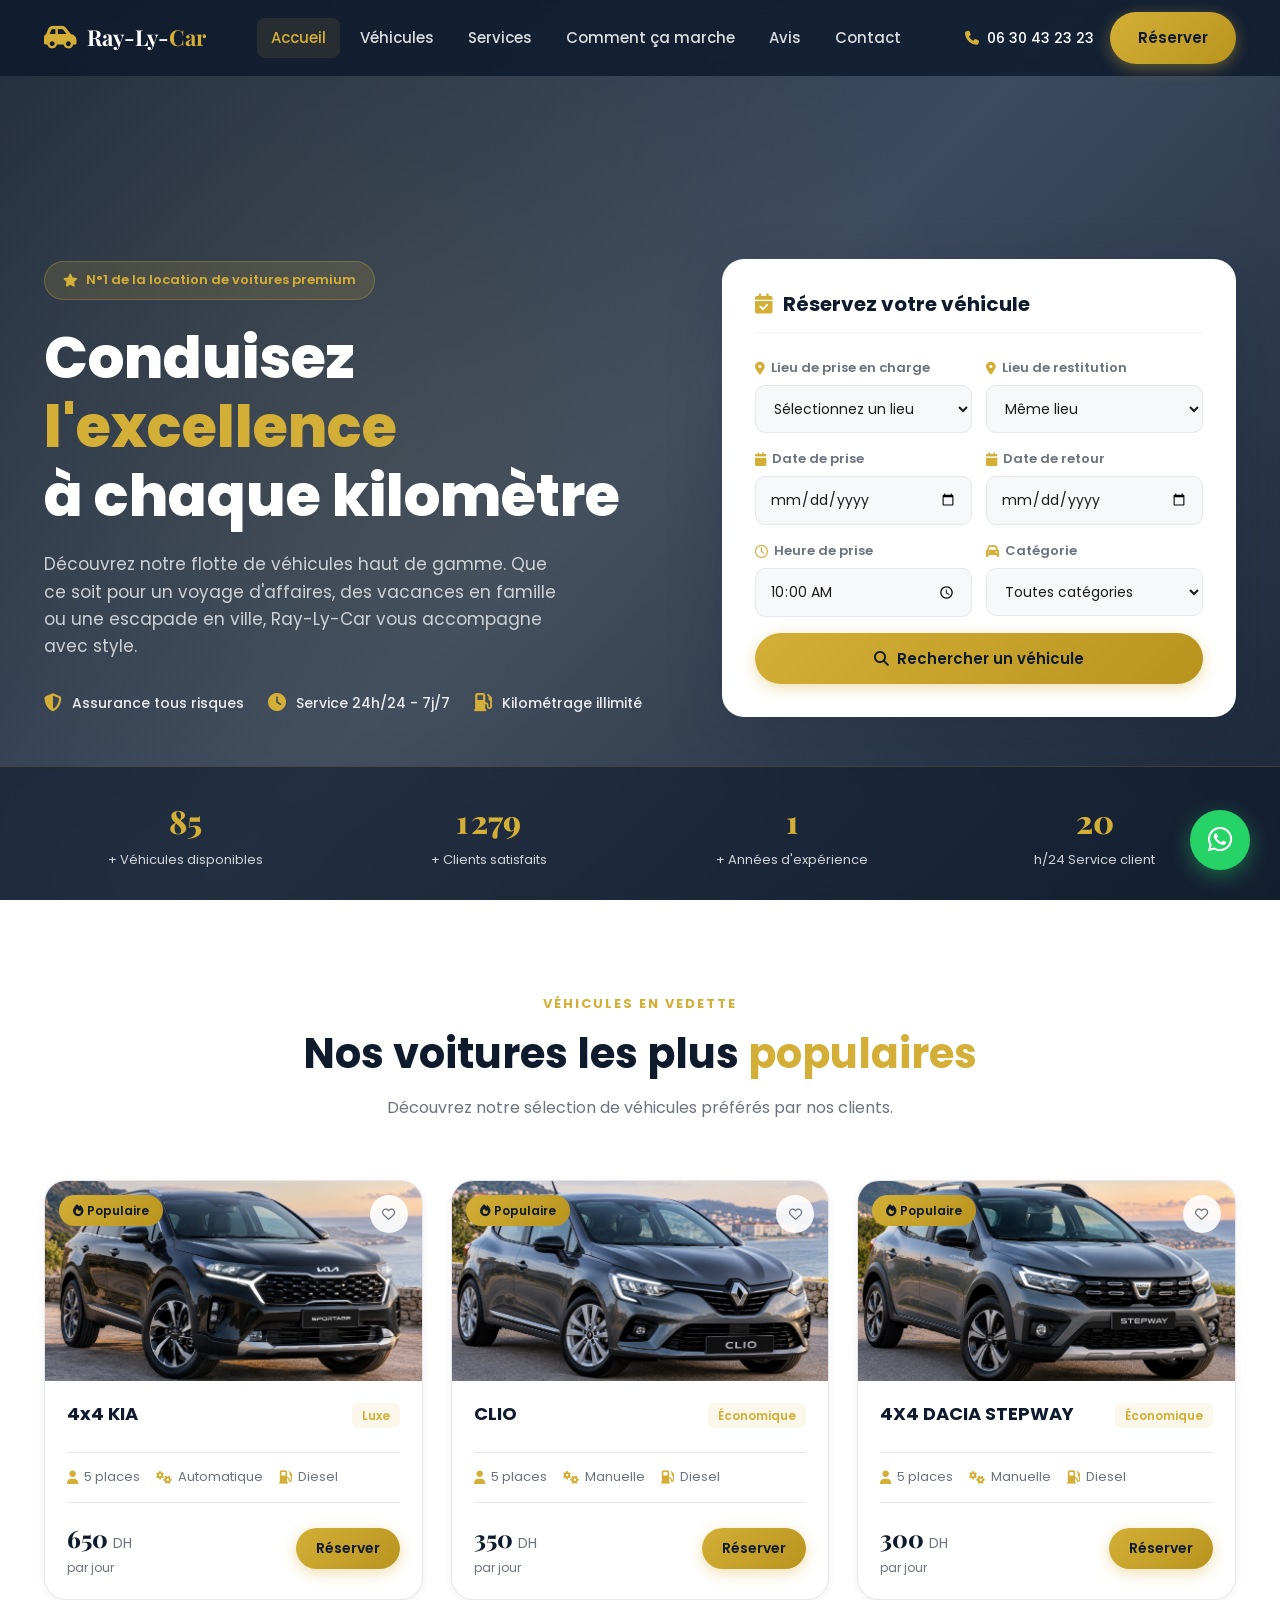
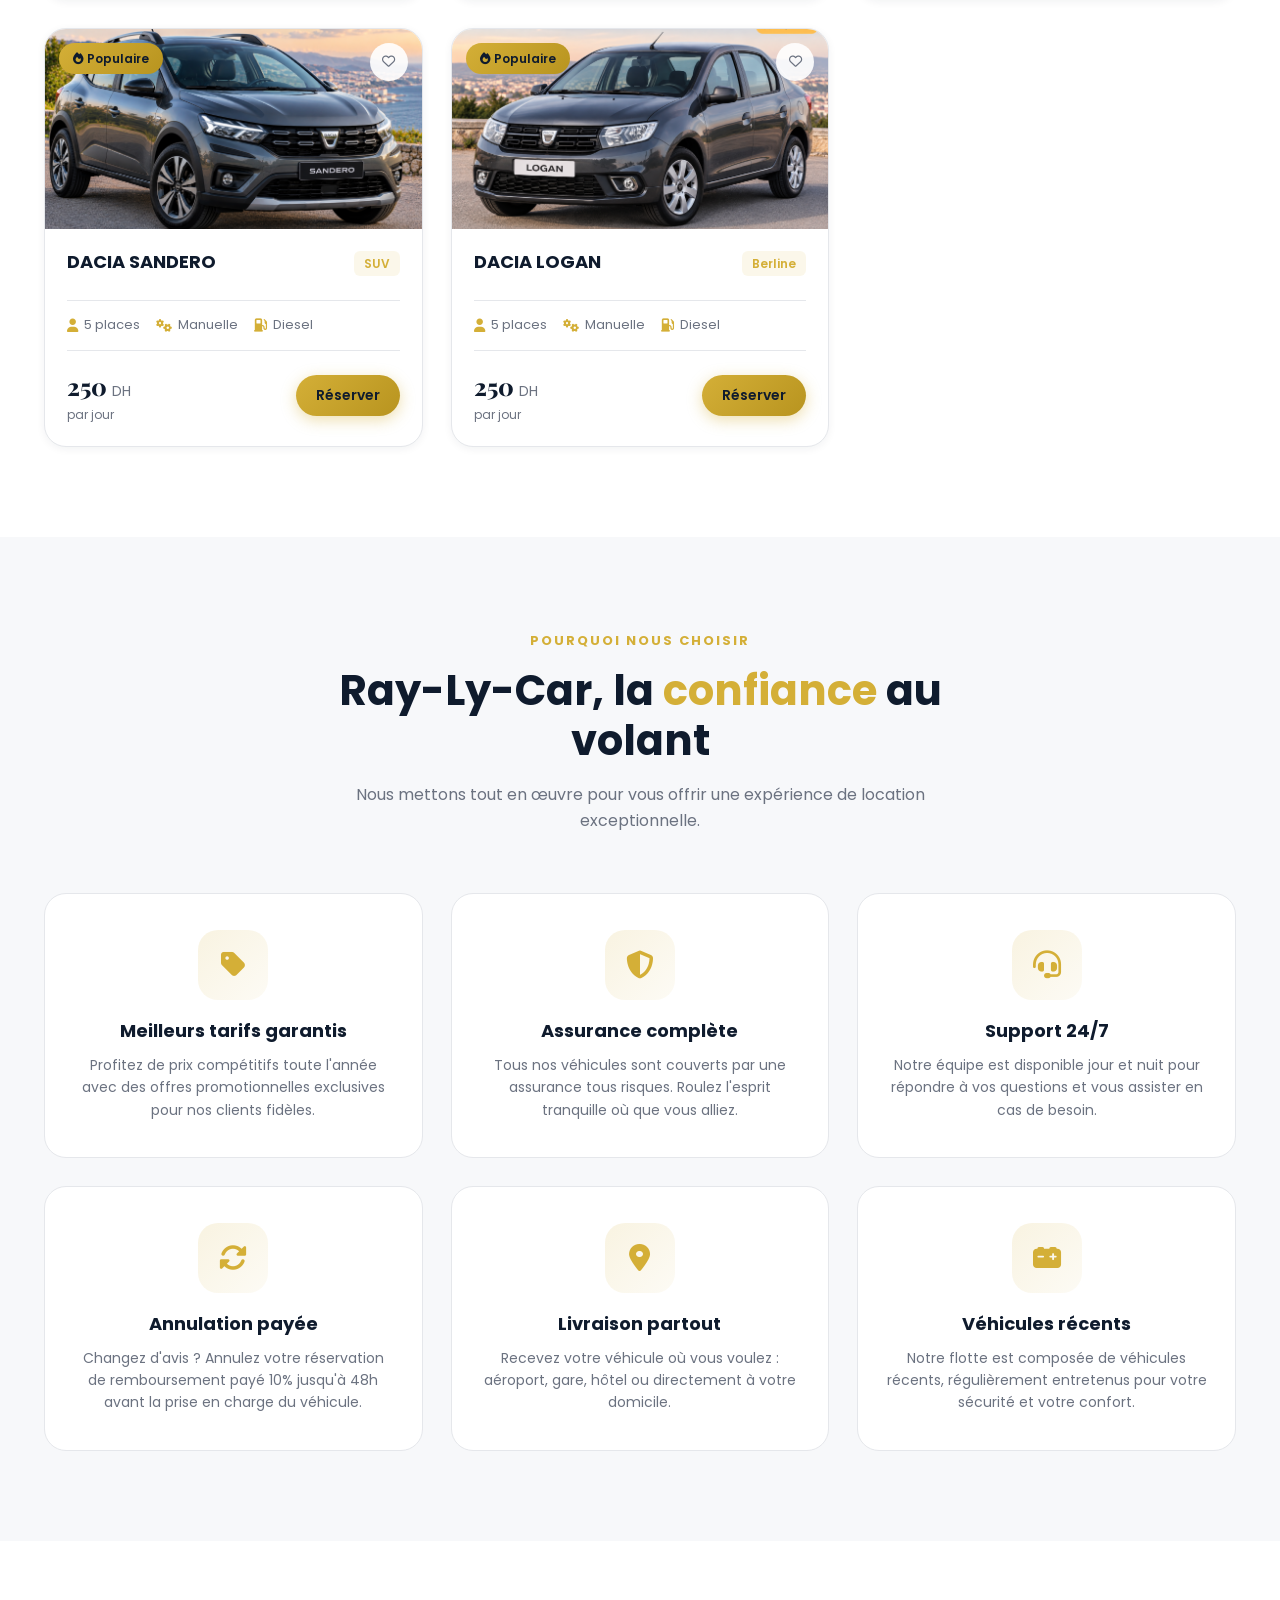
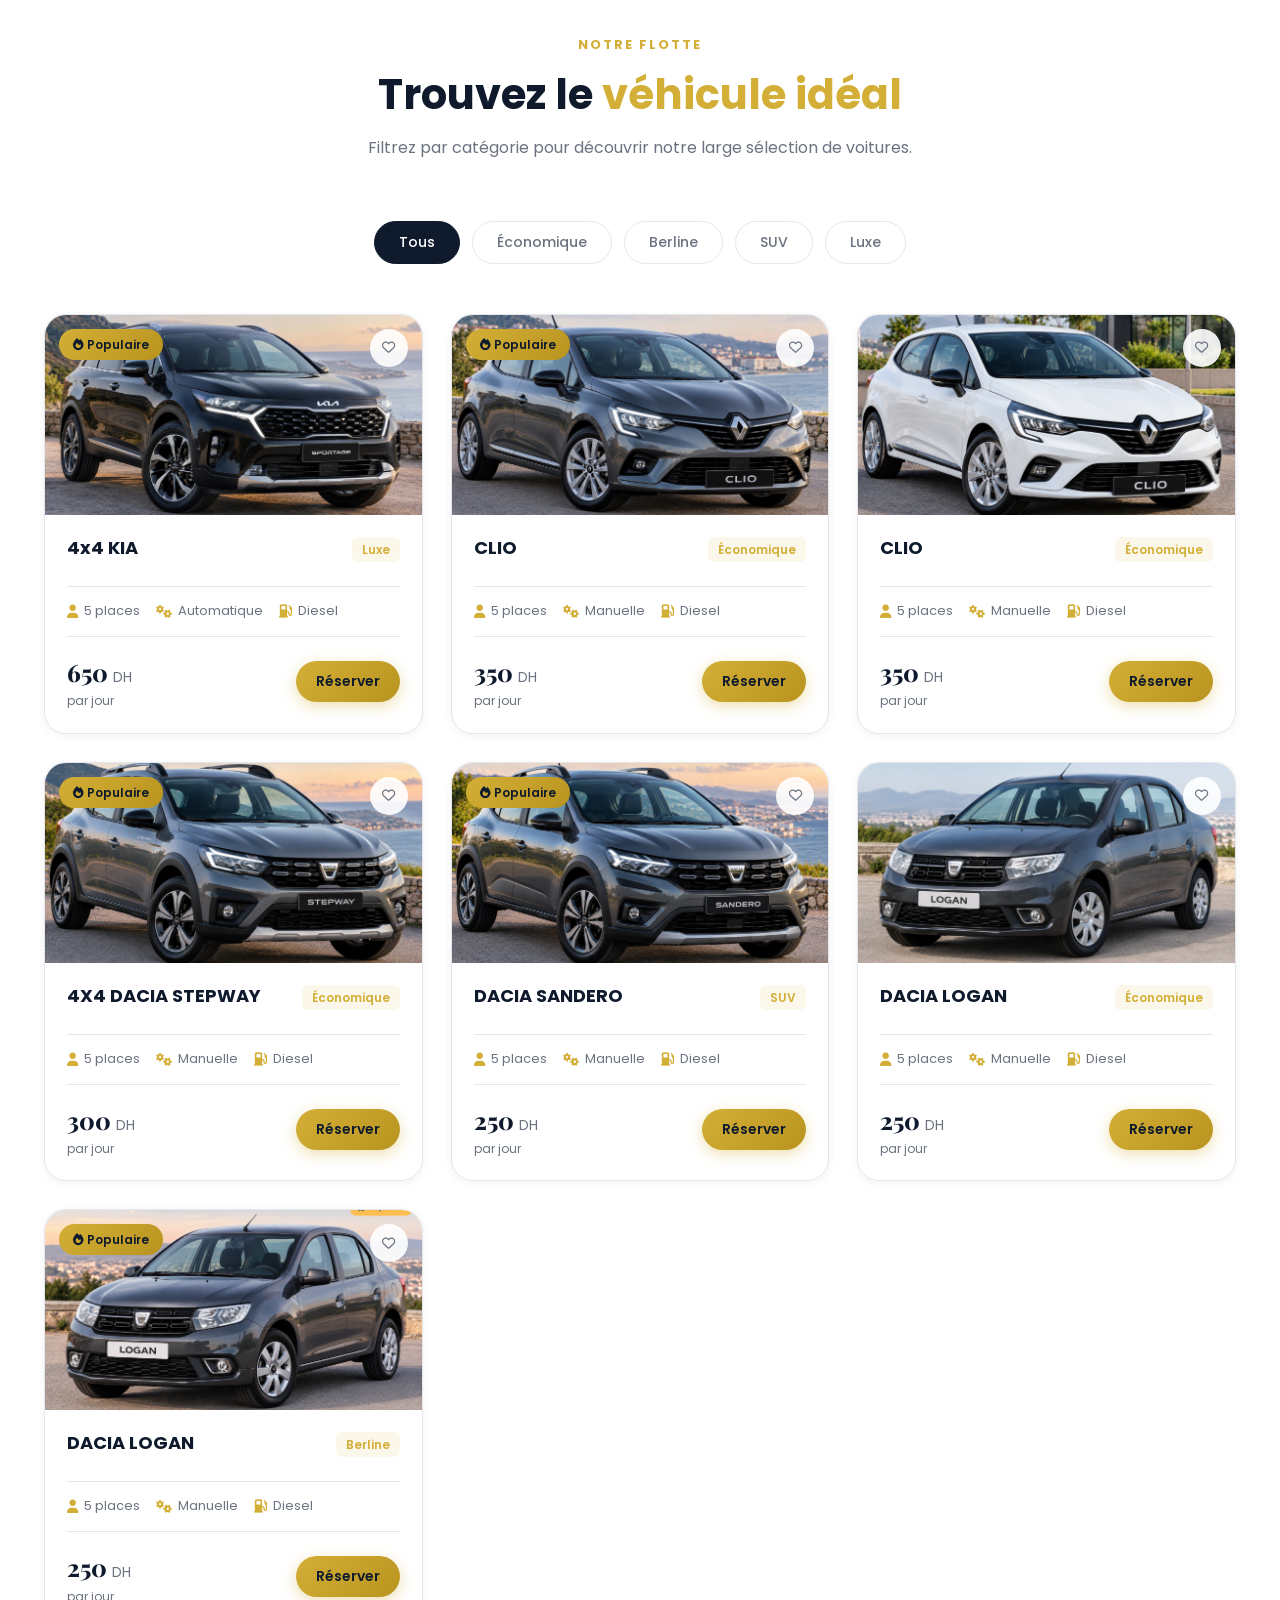
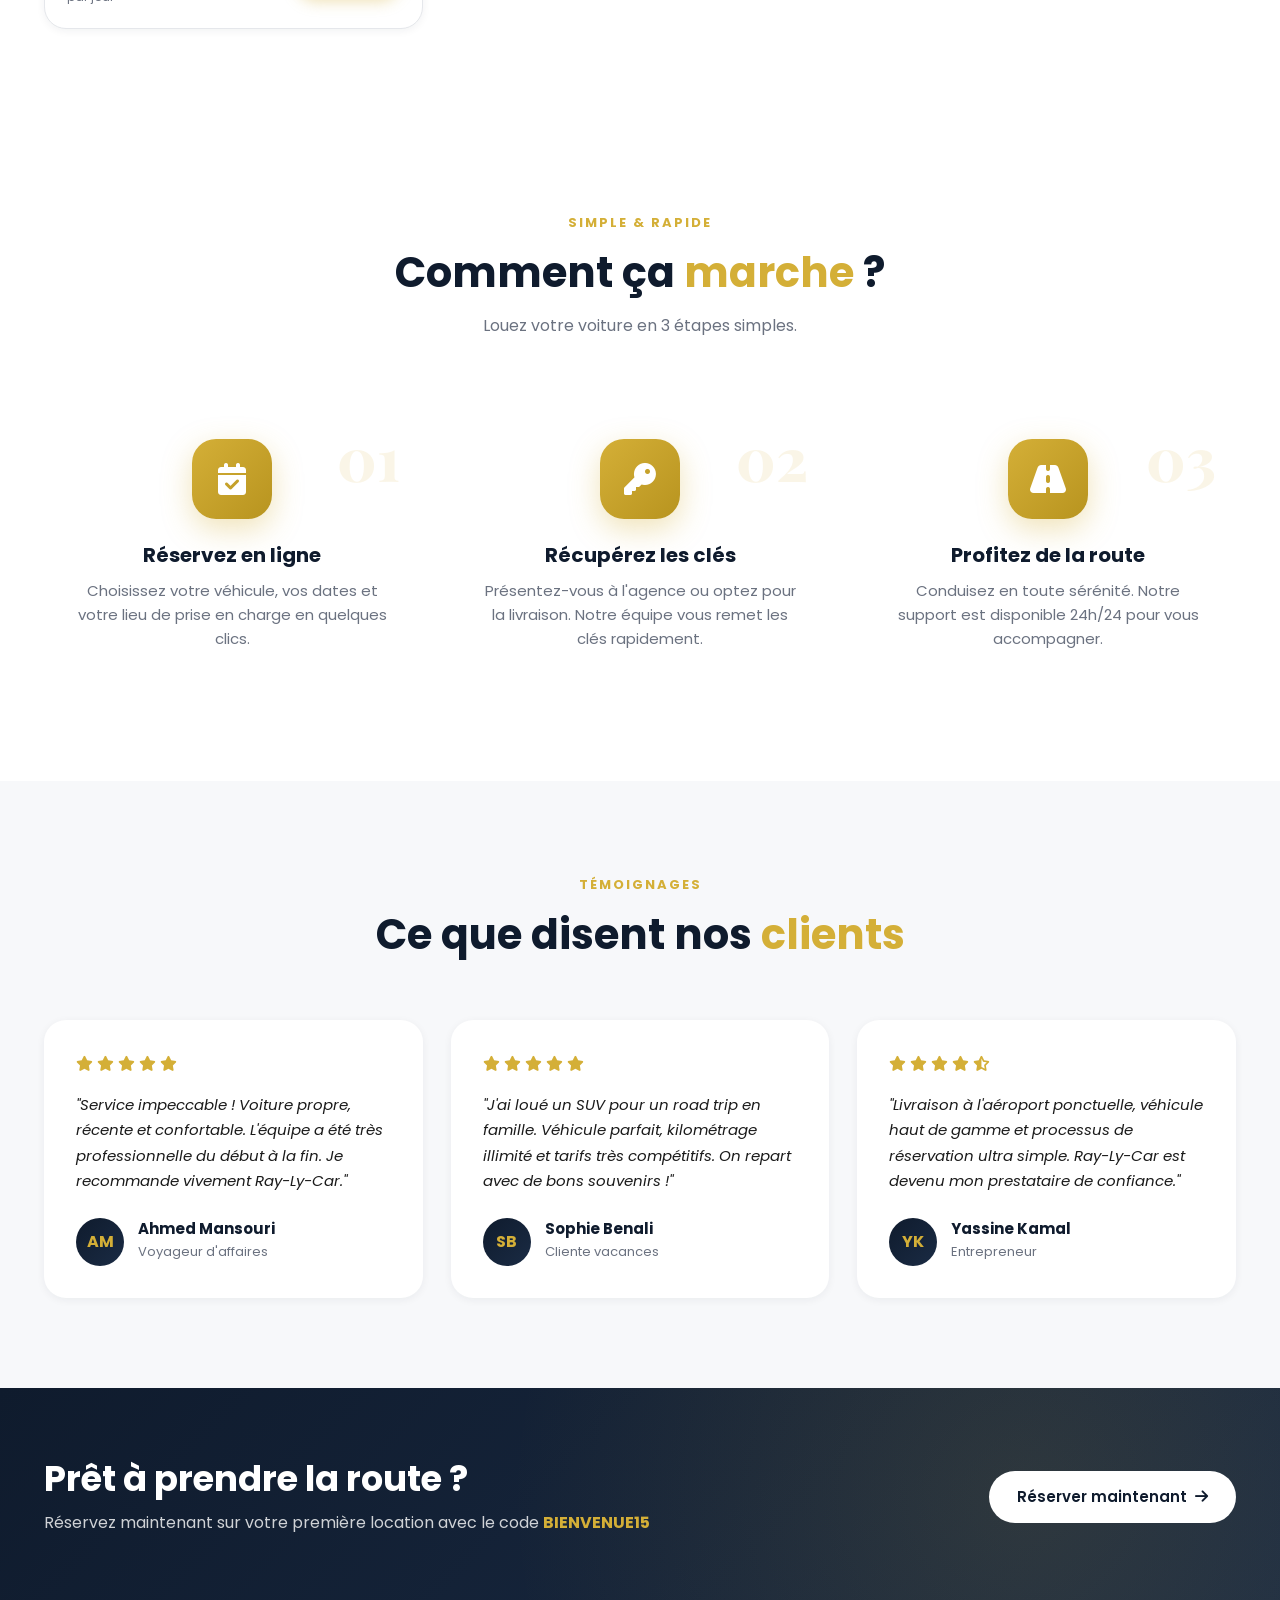
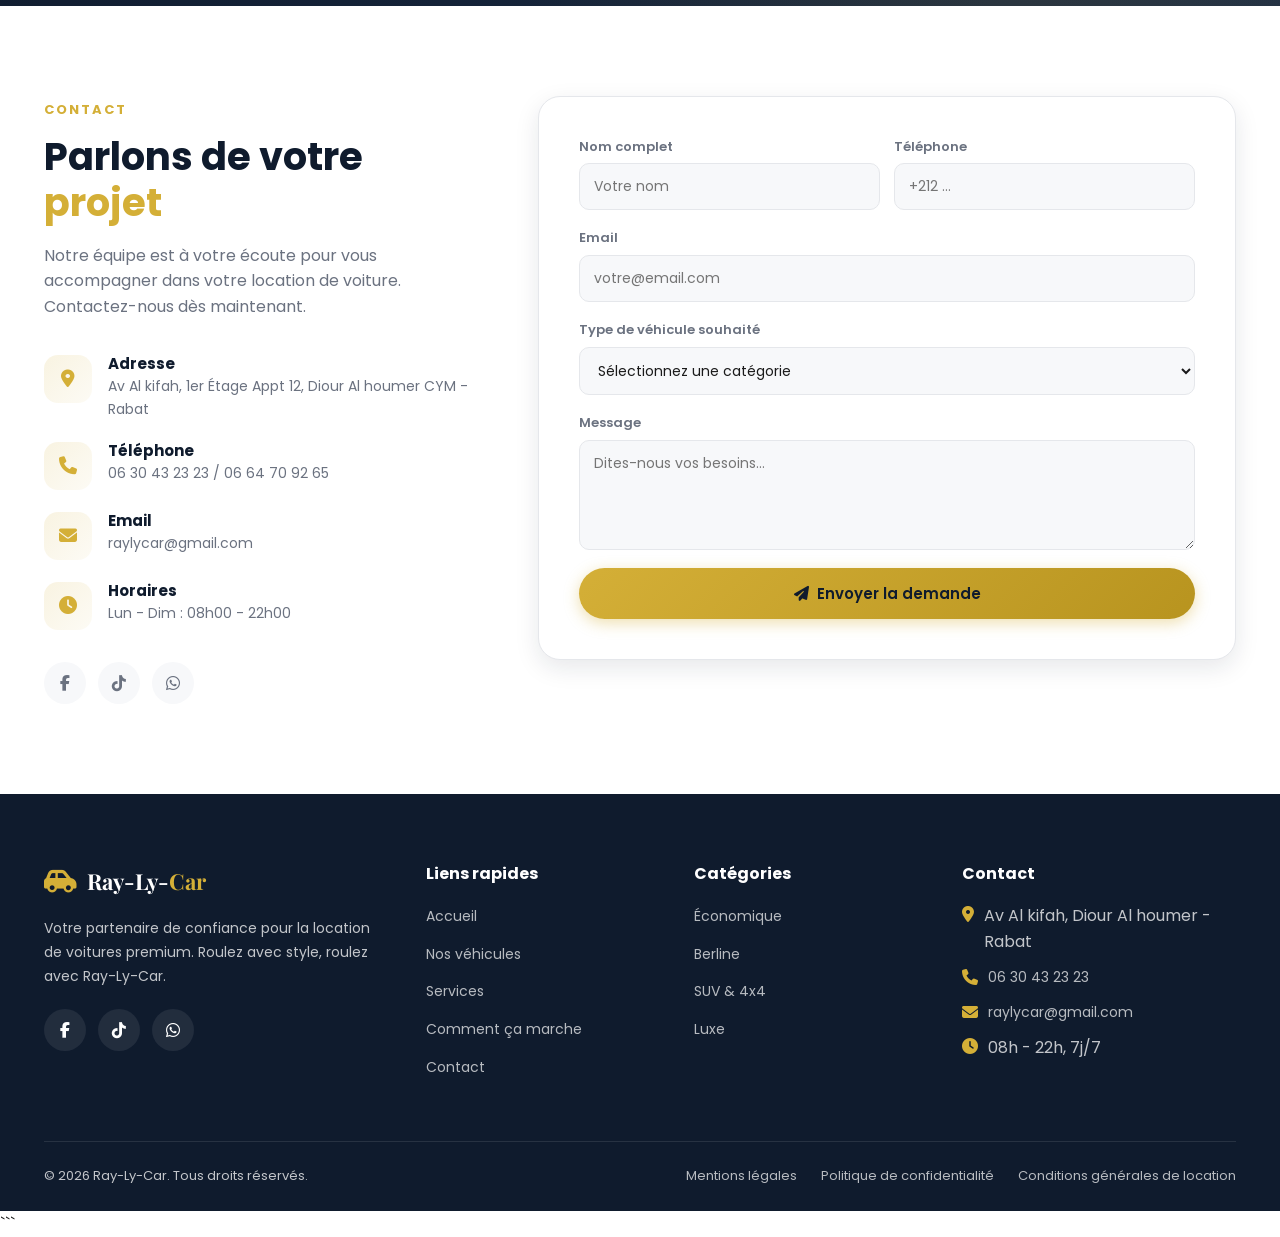
<file: index.html>
<!DOCTYPE html>
<html lang="fr">
<head>
    <meta charset="UTF-8">
    <meta name="viewport" content="width=device-width, initial-scale=1.0">
    <title>Ray-Ly-Car | Location de Voitures Premium</title>
    <meta name="description" content="Ray-Ly-Car - Louez la voiture de vos rêves. Flotte premium, tarifs compétitifs, service 24/7. Réservez en ligne dès maintenant.">
    <link rel="preconnect" href="https://fonts.googleapis.com">
    <link rel="preconnect" href="https://fonts.gstatic.com" crossorigin>
    <link href="https://fonts.googleapis.com/css2?family=Poppins:wght@300;400;500;600;700;800&family=Playfair+Display:wght@600;700;800&display=swap" rel="stylesheet">
    <link rel="stylesheet" href="https://cdnjs.cloudflare.com/ajax/libs/font-awesome/6.5.1/css/all.min.css">
    <link rel="stylesheet" href="css/style.css">
</head>
<body>

    <!-- ============ NAVIGATION ============ -->
    <header class="navbar" id="navbar">
        <div class="container nav-container">
            <a href="#home" class="logo">
                <i class="fa-solid fa-car-side"></i>
                <span>Ray-Ly-<strong>Car</strong></span>
            </a>
            <nav class="nav-menu" id="navMenu">
                <a href="#home" class="nav-link active">Accueil</a>
                <a href="#fleet" class="nav-link">Véhicules</a>
                <a href="#services" class="nav-link">Services</a>
                <a href="#process" class="nav-link">Comment ça marche</a>
                <a href="#testimonials" class="nav-link">Avis</a>
                <a href="#contact" class="nav-link">Contact</a>
            </nav>
            <div class="nav-actions">
                <a href="tel:+212630432323" class="nav-phone">
                    <i class="fa-solid fa-phone"></i>
                    <span>06 30 43 23 23</span>
                </a>
                <a href="#booking" class="btn btn-primary">Réserver</a>
                <button class="menu-toggle" id="menuToggle" aria-label="Menu">
                    <i class="fa-solid fa-bars"></i>
                </button>
            </div>
        </div>
    </header>

    <!-- ============ HERO ============ -->
    <section class="hero" id="home">
        <div class="hero-overlay"></div>
        <div class="hero-bg"></div>
        <div class="container hero-content">
            <div class="hero-text">
                <span class="hero-badge">
                    <i class="fa-solid fa-star"></i> N°1 de la location de voitures premium
                </span>
                <h1>Conduisez <span class="highlight">l'excellence</span><br>à chaque kilomètre</h1>
                <p class="hero-subtitle">
                    Découvrez notre flotte de véhicules haut de gamme. Que ce soit pour un voyage d'affaires, 
                    des vacances en famille ou une escapade en ville, Ray-Ly-Car vous accompagne avec style.
                </p>
                <div class="hero-features">
                    <div class="hero-feature">
                        <i class="fa-solid fa-shield-halved"></i>
                        <span>Assurance tous risques</span>
                    </div>
                    <div class="hero-feature">
                        <i class="fa-solid fa-clock"></i>
                        <span>Service 24h/24 - 7j/7</span>
                    </div>
                    <div class="hero-feature">
                        <i class="fa-solid fa-gas-pump"></i>
                        <span>Kilométrage illimité</span>
                    </div>
                </div>
            </div>

            <!-- Booking Widget -->
            <div class="booking-widget" id="booking">
                <h3><i class="fa-solid fa-calendar-check"></i> Réservez votre véhicule</h3>
                <form class="booking-form" id="bookingForm" action="https://formspree.io/f/xnppqeyn" method="POST">
                    <input type="hidden" name="_subject" value="Nouvelle demande de réservation - Ray-Ly-Car">
                    <div class="form-row">
                        <div class="form-group">
                            <label><i class="fa-solid fa-location-dot"></i> Lieu de prise en charge</label>
                            <select required name="lieu_prise_en_charge">
                                <option value="">Sélectionnez un lieu</option>
                                <option>Agence Centre-ville</option>
                                <option>Aéroport International</option>
                                <option>Gare Centrale</option>
                                <option>Livraison à domicile</option>
                            </select>
                        </div>
                        <div class="form-group">
                            <label><i class="fa-solid fa-location-dot"></i> Lieu de restitution</label>
                            <select required name="lieu_restitution">
                                <option value="">Même lieu</option>
                                <option>Agence Centre-ville</option>
                                <option>Aéroport International</option>
                                <option>Gare Centrale</option>
                            </select>
                        </div>
                    </div>
                    <div class="form-row">
                        <div class="form-group">
                            <label><i class="fa-solid fa-calendar"></i> Date de prise</label>
                            <input type="date" required id="pickupDate" name="date_prise">
                        </div>
                        <div class="form-group">
                            <label><i class="fa-solid fa-calendar"></i> Date de retour</label>
                            <input type="date" required id="returnDate" name="date_retour">
                        </div>
                    </div>
                    <div class="form-row">
                        <div class="form-group">
                            <label><i class="fa-regular fa-clock"></i> Heure de prise</label>
                            <input type="time" required value="10:00" name="heure_prise">
                        </div>
                        <div class="form-group">
                            <label><i class="fa-solid fa-car"></i> Catégorie</label>
                            <select name="categorie">
                                <option value="">Toutes catégories</option>
                                <option>Économique</option>
                                <option>Berline</option>
                                <option>SUV</option>
                                <option>Luxe</option>
                               
                            </select>
                        </div>
                    </div>
                    <button type="submit" class="btn btn-primary btn-full">
                        <i class="fa-solid fa-magnifying-glass"></i> Rechercher un véhicule
                    </button>
                </form>
            </div>
        </div>

        <!-- Stats Bar -->
        <div class="hero-stats">
            <div class="container stats-grid">
                <div class="stat">
                    <span class="stat-number" data-target="100">0</span>
                    <span class="stat-label">+ Véhicules disponibles</span>
                </div>
                <div class="stat">
                    <span class="stat-number" data-target="1500">0</span>
                    <span class="stat-label">+ Clients satisfaits</span>
                </div>
                <div class="stat">
                    <span class="stat-number" data-target="2">0</span>
                    <span class="stat-label">+ Années d'expérience</span>
                </div>
                <div class="stat">
                    <span class="stat-number" data-target="24">0</span>
                    <span class="stat-label">h/24 Service client</span>
                </div>
            </div>
        </div>
    </section>

    <!-- ============ POPULAR CARS ============ -->
    <section class="section popular-cars" id="popular">
        <div class="container">
            <div class="section-header">
                <span class="section-tag">Véhicules en vedette</span>
                <h2>Nos voitures les plus <span class="highlight">populaires</span></h2>
                <p class="section-desc">Découvrez notre sélection de véhicules préférés par nos clients.</p>
            </div>

            <div class="cars-grid" id="popularGrid">
                <!-- Cards injected by JS -->
            </div>
        </div>
    </section>

    <!-- ============ SERVICES / WHY CHOOSE US ============ -->
    <section class="section services" id="services">
        <div class="container">
            <div class="section-header">
                <span class="section-tag">Pourquoi nous choisir</span>
                <h2>Ray-Ly-Car, la <span class="highlight">confiance</span> au volant</h2>
                <p class="section-desc">Nous mettons tout en œuvre pour vous offrir une expérience de location exceptionnelle.</p>
            </div>

            <div class="services-grid">
                <div class="service-card">
                    <div class="service-icon"><i class="fa-solid fa-tag"></i></div>
                    <h3>Meilleurs tarifs garantis</h3>
                    <p>Profitez de prix compétitifs toute l'année avec des offres promotionnelles exclusives pour nos clients fidèles.</p>
                </div>
                <div class="service-card">
                    <div class="service-icon"><i class="fa-solid fa-shield-halved"></i></div>
                    <h3>Assurance complète</h3>
                    <p>Tous nos véhicules sont couverts par une assurance tous risques. Roulez l'esprit tranquille où que vous alliez.</p>
                </div>
                <div class="service-card">
                    <div class="service-icon"><i class="fa-solid fa-headset"></i></div>
                    <h3>Support 24/7</h3>
                    <p>Notre équipe est disponible jour et nuit pour répondre à vos questions et vous assister en cas de besoin.</p>
                </div>
                <div class="service-card">
                    <div class="service-icon"><i class="fa-solid fa-rotate"></i></div>
                    <h3>Annulation payée</h3>
                    <p>Changez d'avis ? Annulez votre réservation de remboursement payé   10% jusqu'à 48h avant la prise en charge du véhicule.</p>
                </div>
                <div class="service-card">
                    <div class="service-icon"><i class="fa-solid fa-location-dot"></i></div>
                    <h3>Livraison partout</h3>
                    <p>Recevez votre véhicule où vous voulez : aéroport, gare, hôtel ou directement à votre domicile.</p>
                </div>
                <div class="service-card">
                    <div class="service-icon"><i class="fa-solid fa-car-battery"></i></div>
                    <h3>Véhicules récents</h3>
                    <p>Notre flotte est composée de véhicules récents, régulièrement entretenus pour votre sécurité et votre confort.</p>
                </div>
            </div>
        </div>
    </section>

    <!-- ============ FULL FLEET WITH FILTERS ============ -->
    <section class="section fleet" id="fleet">
        <div class="container">
            <div class="section-header">
                <span class="section-tag">Notre flotte</span>
                <h2>Trouvez le <span class="highlight">véhicule idéal</span></h2>
                <p class="section-desc">Filtrez par catégorie pour découvrir notre large sélection de voitures.</p>
            </div>

            <div class="filter-bar">
                <button class="filter-btn active" data-filter="all">Tous</button>
                <button class="filter-btn" data-filter="economique">Économique</button>
                <button class="filter-btn" data-filter="berline">Berline</button>
                <button class="filter-btn" data-filter="suv">SUV</button>
                <button class="filter-btn" data-filter="luxe">Luxe</button>
               
            </div>

            <div class="cars-grid" id="fleetGrid">
                <!-- Cards injected by JS -->
            </div>
        </div>
    </section>

    <!-- ============ PROCESS ============ -->
    <section class="section process" id="process">
        <div class="container">
            <div class="section-header">
                <span class="section-tag">Simple & rapide</span>
                <h2>Comment ça <span class="highlight">marche</span> ?</h2>
                <p class="section-desc">Louez votre voiture en 3 étapes simples.</p>
            </div>

            <div class="process-grid">
                <div class="process-step">
                    <div class="step-number">01</div>
                    <div class="step-icon"><i class="fa-solid fa-calendar-check"></i></div>
                    <h3>Réservez en ligne</h3>
                    <p>Choisissez votre véhicule, vos dates et votre lieu de prise en charge en quelques clics.</p>
                </div>
                <div class="process-step">
                    <div class="step-number">02</div>
                    <div class="step-icon"><i class="fa-solid fa-key"></i></div>
                    <h3>Récupérez les clés</h3>
                    <p>Présentez-vous à l'agence ou optez pour la livraison. Notre équipe vous remet les clés rapidement.</p>
                </div>
                <div class="process-step">
                    <div class="step-number">03</div>
                    <div class="step-icon"><i class="fa-solid fa-road"></i></div>
                    <h3>Profitez de la route</h3>
                    <p>Conduisez en toute sérénité. Notre support est disponible 24h/24 pour vous accompagner.</p>
                </div>
            </div>
        </div>
    </section>

    <!-- ============ TESTIMONIALS ============ -->
    <section class="section testimonials" id="testimonials">
        <div class="container">
            <div class="section-header">
                <span class="section-tag">Témoignages</span>
                <h2>Ce que disent nos <span class="highlight">clients</span></h2>
            </div>

            <div class="testimonials-grid">
                <div class="testimonial-card">
                    <div class="testimonial-stars">
                        <i class="fa-solid fa-star"></i>
                        <i class="fa-solid fa-star"></i>
                        <i class="fa-solid fa-star"></i>
                        <i class="fa-solid fa-star"></i>
                        <i class="fa-solid fa-star"></i>
                    </div>
                    <p>"Service impeccable ! Voiture propre, récente et confortable. L'équipe a été très professionnelle du début à la fin. Je recommande vivement Ray-Ly-Car."</p>
                    <div class="testimonial-author">
                        <div class="author-avatar">AM</div>
                        <div>
                            <h4>Ahmed Mansouri</h4>
                            <span>Voyageur d'affaires</span>
                        </div>
                    </div>
                </div>
                <div class="testimonial-card">
                    <div class="testimonial-stars">
                        <i class="fa-solid fa-star"></i>
                        <i class="fa-solid fa-star"></i>
                        <i class="fa-solid fa-star"></i>
                        <i class="fa-solid fa-star"></i>
                        <i class="fa-solid fa-star"></i>
                    </div>
                    <p>"J'ai loué un SUV pour un road trip en famille. Véhicule parfait, kilométrage illimité et tarifs très compétitifs. On repart avec de bons souvenirs !"</p>
                    <div class="testimonial-author">
                        <div class="author-avatar">SB</div>
                        <div>
                            <h4>Sophie Benali</h4>
                            <span>Cliente vacances</span>
                        </div>
                    </div>
                </div>
                <div class="testimonial-card">
                    <div class="testimonial-stars">
                        <i class="fa-solid fa-star"></i>
                        <i class="fa-solid fa-star"></i>
                        <i class="fa-solid fa-star"></i>
                        <i class="fa-solid fa-star"></i>
                        <i class="fa-solid fa-star-half-stroke"></i>
                    </div>
                    <p>"Livraison à l'aéroport ponctuelle, véhicule haut de gamme et processus de réservation ultra simple. Ray-Ly-Car est devenu mon prestataire de confiance."</p>
                    <div class="testimonial-author">
                        <div class="author-avatar">YK</div>
                        <div>
                            <h4>Yassine Kamal</h4>
                            <span>Entrepreneur</span>
                        </div>
                    </div>
                </div>
            </div>
        </div>
    </section>

    <!-- ============ CTA SECTION ============ -->
    <section class="cta-section">
        <div class="container cta-content">
            <div>
                <h2>Prêt à prendre la route ?</h2>
                <p>Réservez maintenant sur votre première location avec le code <strong>BIENVENUE15</strong></p>
            </div>
            <a href="#booking" class="btn btn-light">
                Réserver maintenant <i class="fa-solid fa-arrow-right"></i>
            </a>
        </div>
    </section>

    <!-- ============ CONTACT ============ -->
    <section class="section contact" id="contact">
        <div class="container">
            <div class="contact-wrapper">
                <div class="contact-info">
                    <span class="section-tag">Contact</span>
                    <h2>Parlons de votre <span class="highlight">projet</span></h2>
                    <p>Notre équipe est à votre écoute pour vous accompagner dans votre location de voiture. Contactez-nous dès maintenant.</p>

                    <div class="contact-items">
                        <div class="contact-item">
                            <i class="fa-solid fa-location-dot"></i>
                            <div>
                                <h4>Adresse</h4>
                                <p>Av Al kifah, 1er Étage Appt 12, Diour Al houmer CYM - Rabat</p>
                            </div>
                        </div>
                        <div class="contact-item">
                            <i class="fa-solid fa-phone"></i>
                            <div>
                                <h4>Téléphone</h4>
                                <p>06 30 43 23 23 / 06 64 70 92 65</p>
                            </div>
                        </div>
                        <div class="contact-item">
                            <i class="fa-solid fa-envelope"></i>
                            <div>
                                <h4>Email</h4>
                                <p>raylycar@gmail.com</p>
                            </div>
                        </div>
                        <div class="contact-item">
                            <i class="fa-solid fa-clock"></i>
                            <div>
                                <h4>Horaires</h4>
                                <p>Lun - Dim : 08h00 - 22h00</p>
                            </div>
                        </div>
                    </div>

                    <div class="social-links">
                        <a href="#" aria-label="Facebook"><i class="fa-brands fa-facebook-f"></i></a>
                        <a href="#" aria-label="TIKTOK"><i class="fa-brands fa-tiktok"></i></a>
                        <a href="#" aria-label="WhatsApp"><i class="fa-brands fa-whatsapp"></i></a>
                    </div>
                </div>

                <div class="contact-form-wrapper">
                    <form class="contact-form" id="contactForm">
                        <div class="form-row">
                            <div class="form-group">
                                <label>Nom complet</label>
                                <input type="text" required placeholder="Votre nom">
                            </div>
                            <div class="form-group">
                                <label>Téléphone</label>
                                <input type="tel" required placeholder="+212 ...">
                            </div>
                        </div>
                        <div class="form-group">
                            <label>Email</label>
                            <input type="email" required placeholder="votre@email.com">
                        </div>
                        <div class="form-group">
                            <label>Type de véhicule souhaité</label>
                            <select>
                                <option value="">Sélectionnez une catégorie</option>
                                <option>Économique</option>
                                <option>Berline</option>
                                <option>SUV</option>
                                <option>Luxe</option>
                                
                            </select>
                        </div>
                        <div class="form-group">
                            <label>Message</label>
                            <textarea rows="4" placeholder="Dites-nous vos besoins..."></textarea>
                        </div>
                        <button type="submit" class="btn btn-primary btn-full">
                            <i class="fa-solid fa-paper-plane"></i> Envoyer la demande
                        </button>
                    </form>
                </div>
            </div>
        </div>
    </section>

   
<!-- ============ FOOTER ============ -->
<footer class="footer">
    <div class="container">
        <div class="footer-grid">

            <!-- Identité -->
            <div class="footer-col footer-brand">
                <a href="#home" class="logo">
                    <i class="fa-solid fa-car-side"></i>
                    <span>Ray-Ly-<strong>Car</strong></span>
                </a>

                <p>
                    Votre partenaire de confiance pour la location de voitures
                    premium. Roulez avec style, roulez avec Ray-Ly-Car.
                </p>

                <div class="social-links">
                    <a href="#" aria-label="Facebook">
                        <i class="fa-brands fa-facebook-f"></i>
                    </a>

                    <a href="#" aria-label="TikTok">
                        <i class="fa-brands fa-tiktok"></i>
                    </a>

                    <a href="https://wa.me/212630434323"
                       target="_blank"
                       rel="noopener noreferrer"
                       aria-label="WhatsApp">
                        <i class="fa-brands fa-whatsapp"></i>
                    </a>
                </div>
            </div>

            <!-- Liens rapides -->
            <div class="footer-col">
                <h4>Liens rapides</h4>
                <ul>
                    <li><a href="#home">Accueil</a></li>
                    <li><a href="#fleet">Nos véhicules</a></li>
                    <li><a href="#services">Services</a></li>
                    <li><a href="#process">Comment ça marche</a></li>
                    <li><a href="#contact">Contact</a></li>
                </ul>
            </div>

            <!-- Catégories -->
            <div class="footer-col">
                <h4>Catégories</h4>
                <ul>
                    <li><a href="#fleet">Économique</a></li>
                    <li><a href="#fleet">Berline</a></li>
                    <li><a href="#fleet">SUV &amp; 4x4</a></li>
                    <li><a href="#fleet">Luxe</a></li>
                </ul>
            </div>

            <!-- Contact -->
            <div class="footer-col">
                <h4>Contact</h4>
                <ul class="footer-contact">
                    <li>
                        <i class="fa-solid fa-location-dot"></i>
                        <span>Av Al kifah, Diour Al houmer - Rabat</span>
                    </li>
                    <li>
                        <i class="fa-solid fa-phone"></i>
                        <a href="tel:+212630434323">06 30 43 23 23</a>
                    </li>
                    <li>
                        <i class="fa-solid fa-envelope"></i>
                        <a href="mailto:raylycar@gmail.com">raylycar@gmail.com</a>
                    </li>
                    <li>
                        <i class="fa-solid fa-clock"></i>
                        <span>08h - 22h, 7j/7</span>
                    </li>
                </ul>
            </div>

        </div>

        <!-- Bas du footer -->
        <div class="footer-bottom">
            <p>&copy; 2026 Ray-Ly-Car. Tous droits réservés.</p>

            <div class="footer-legal">
                <a href="mentions-legales.html">Mentions légales</a>
                <a href="politique-confidentialite.html">
                    Politique de confidentialité
                </a>
                <a href="cgv.html">Conditions générales de location</a>
            </div>
        </div>
    </div>
</footer>
```

    <!-- Floating WhatsApp -->
    <a href="https://wa.me/212630432323" class="whatsapp-float" target="_blank" aria-label="WhatsApp">
        <i class="fa-brands fa-whatsapp"></i>
    </a>

    <!-- Toast -->
    <div class="toast" id="toast">
        <i class="fa-solid fa-check-circle"></i>
        <span id="toastMsg">Message envoyé !</span>
    </div>

    <script src="js/main.js"></script>
</body>
</html>
</file>
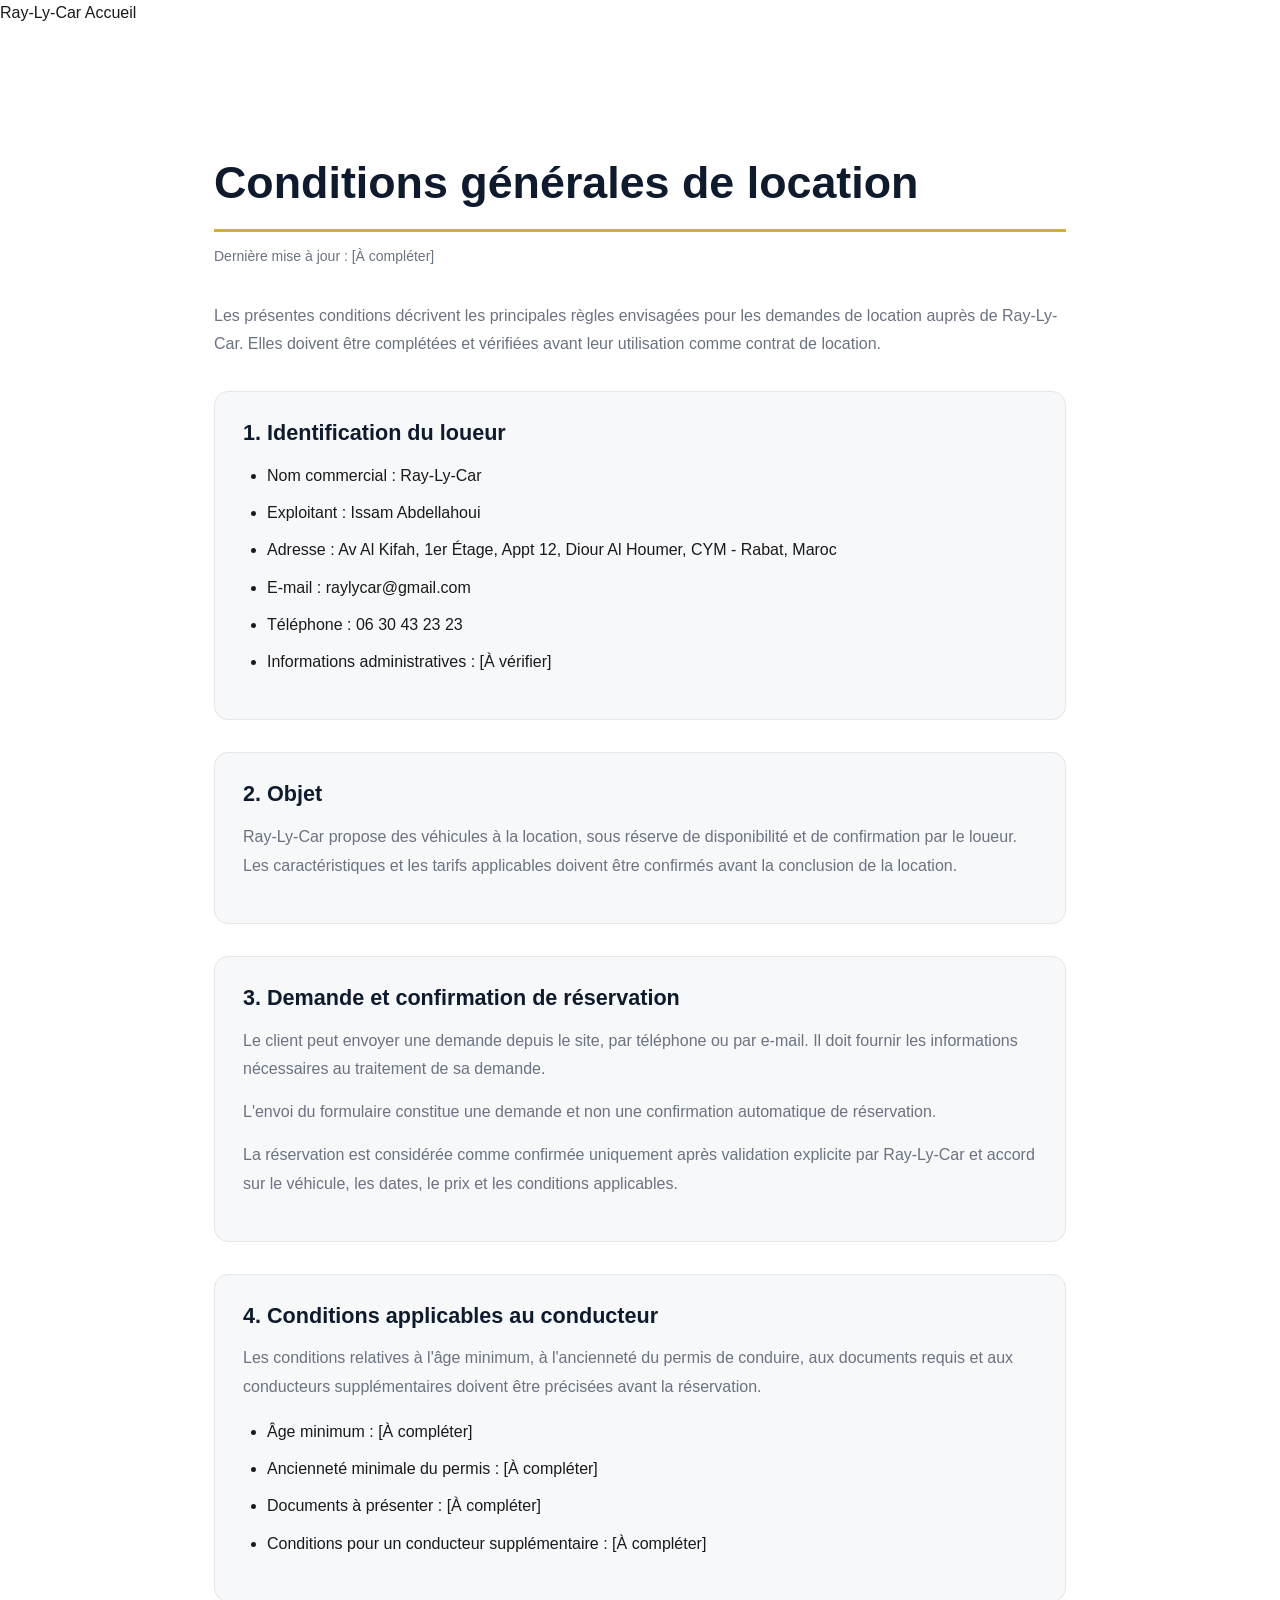
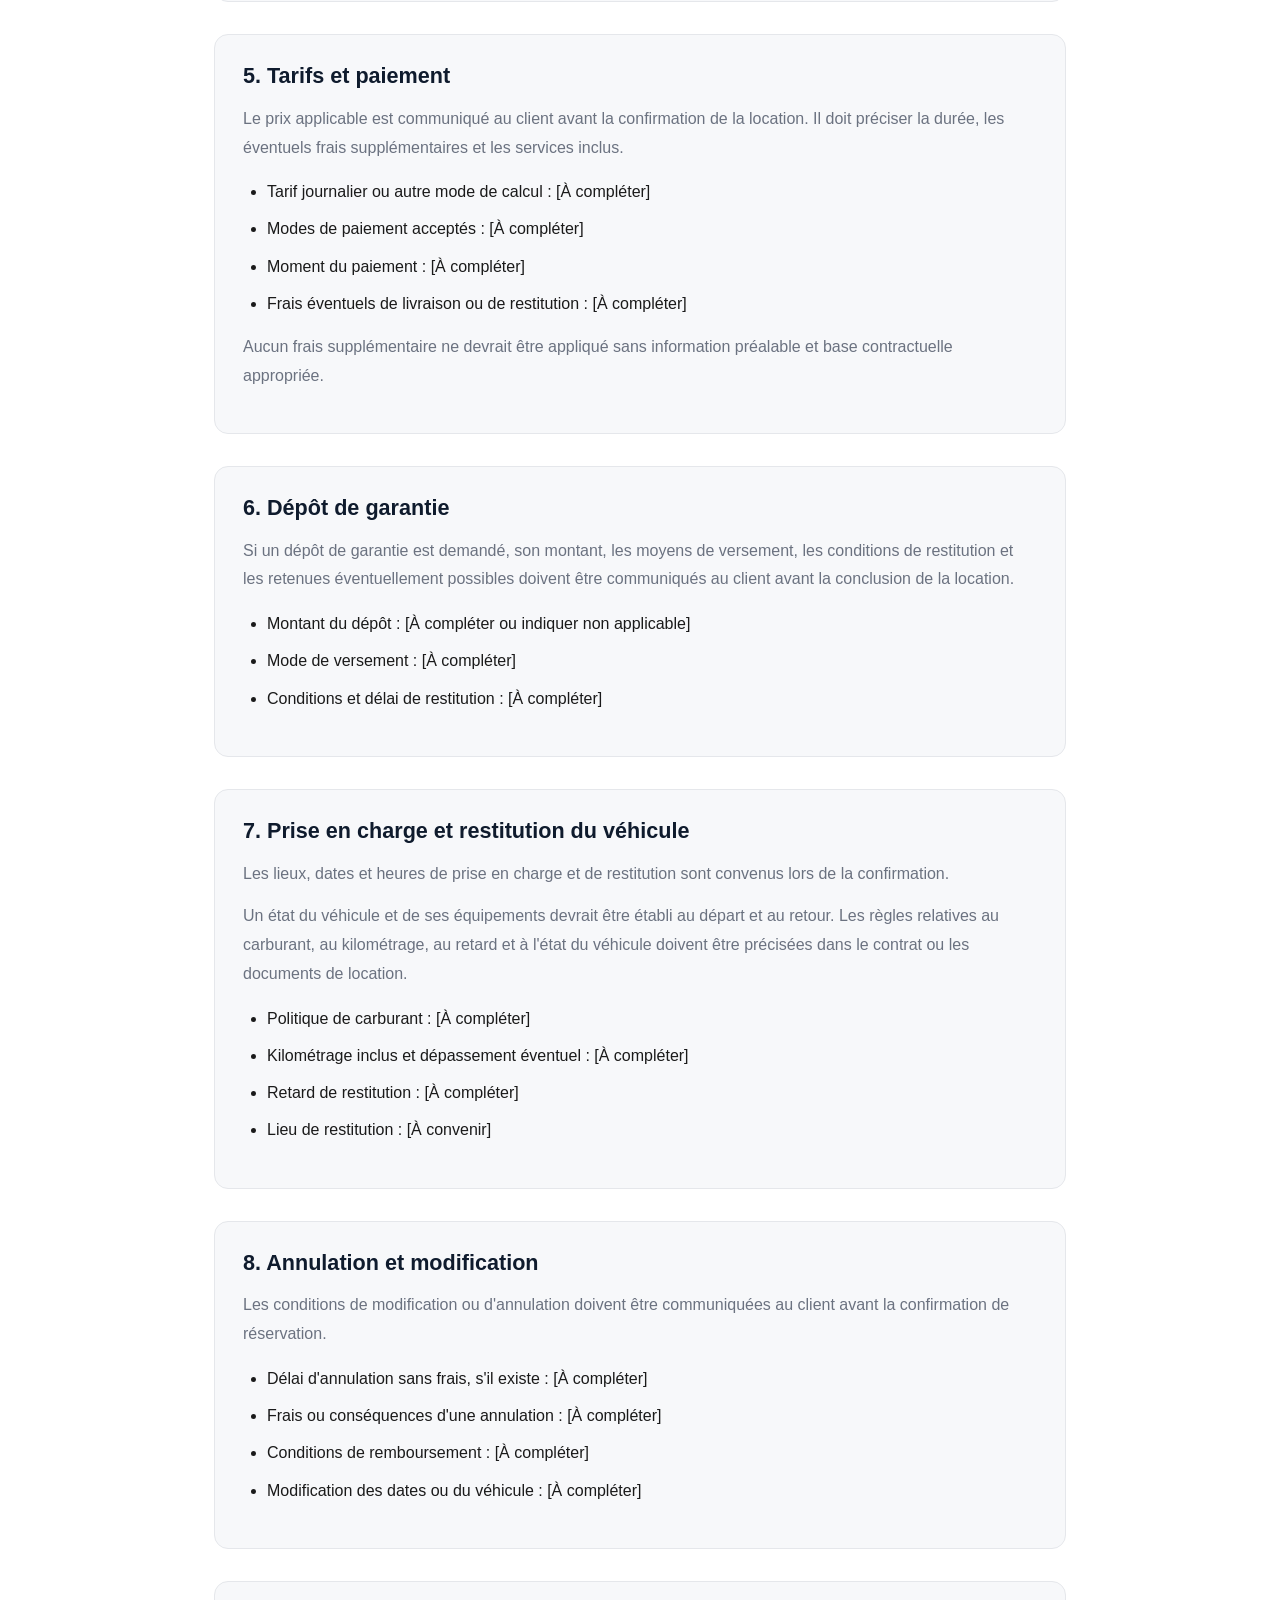
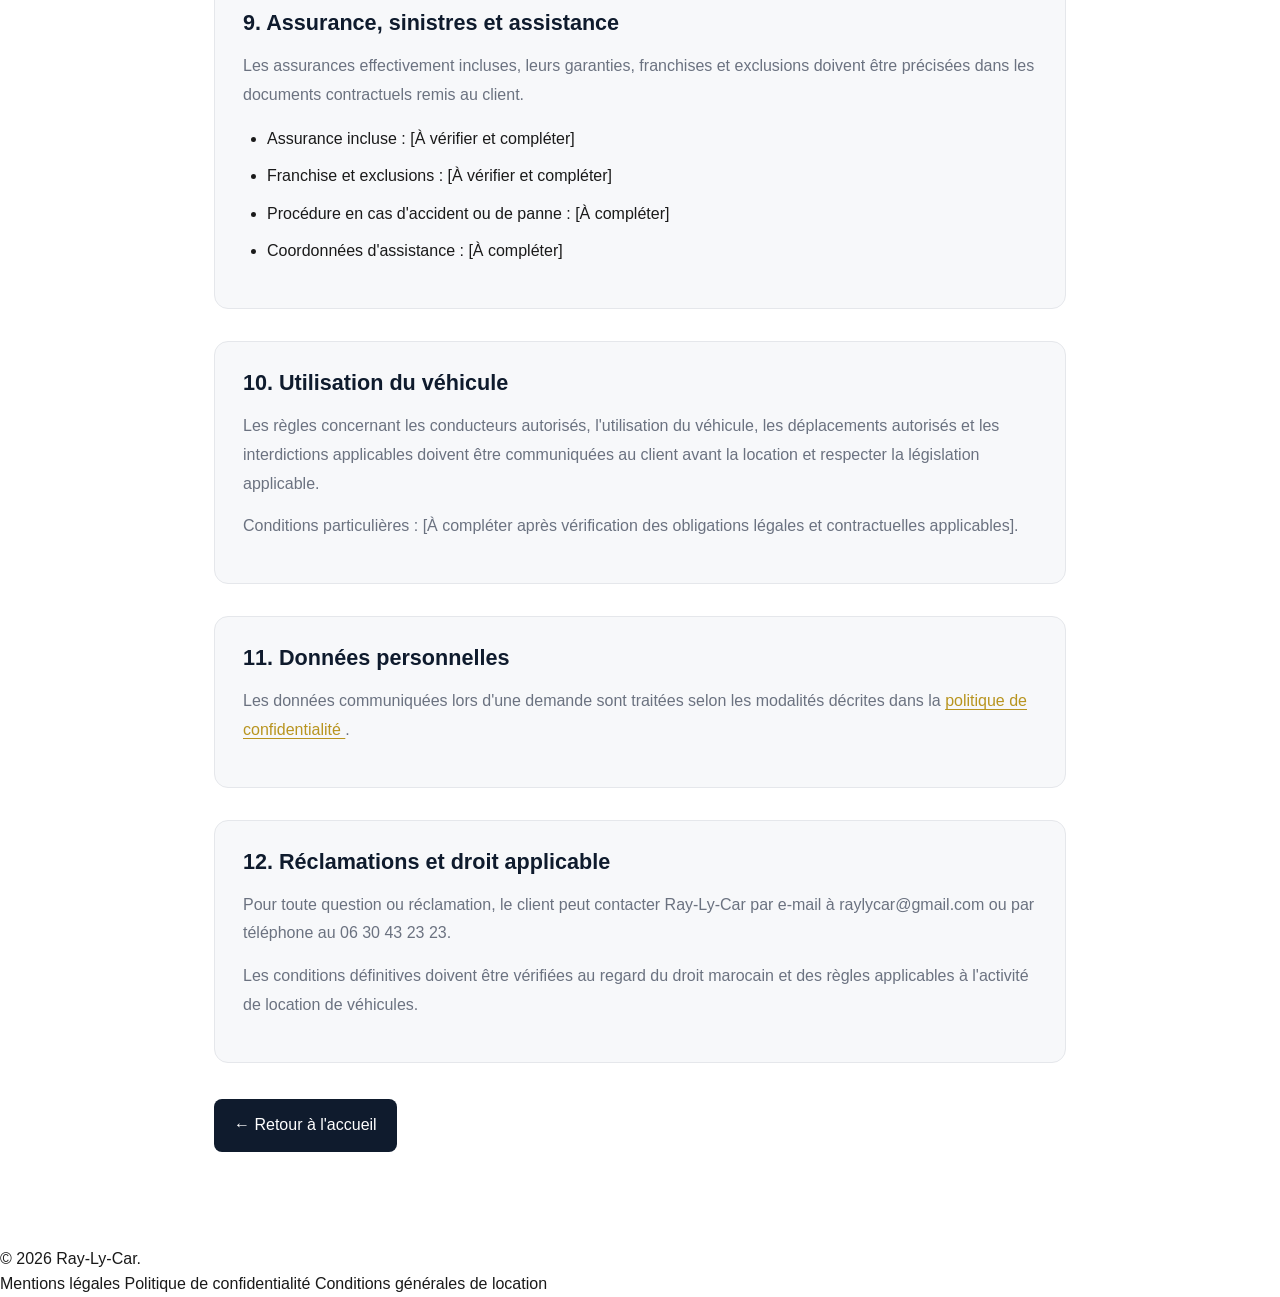
<file: cgv.html>
<!DOCTYPE html>
<html lang="fr">
<head>
  <meta charset="UTF-8">
  <meta name="viewport" content="width=device-width, initial-scale=1.0">
  <meta name="description" content="Conditions générales de location de Ray-Ly-Car.">
  <title>Conditions générales de location | Ray-Ly-Car</title>
  <link rel="stylesheet" href="css/style.css">
</head>

<body>
  <header>
    <nav aria-label="Navigation principale">
      <a href="index.html">Ray-Ly-Car</a>
      <a href="index.html">Accueil</a>
    </nav>
  </header>

  <main class="legal-page">
    <h1>Conditions générales de location</h1>
    <p>Dernière mise à jour : [À compléter]</p>

    <p>
      Les présentes conditions décrivent les principales règles
      envisagées pour les demandes de location auprès de Ray-Ly-Car.
      Elles doivent être complétées et vérifiées avant leur utilisation
      comme contrat de location.
    </p>

    <section>
      <h2>1. Identification du loueur</h2>
      <ul>
        <li>Nom commercial : Ray-Ly-Car</li>
        <li>Exploitant : Issam Abdellahoui</li>
        <li>Adresse : Av Al Kifah, 1er Étage, Appt 12,
          Diour Al Houmer, CYM - Rabat, Maroc</li>
        <li>E-mail : raylycar@gmail.com</li>
        <li>Téléphone : 06 30 43 23 23</li>
        <li>Informations administratives : [À vérifier]</li>
      </ul>
    </section>

    <section>
      <h2>2. Objet</h2>
      <p>
        Ray-Ly-Car propose des véhicules à la location, sous réserve
        de disponibilité et de confirmation par le loueur.
        Les caractéristiques et les tarifs applicables doivent être
        confirmés avant la conclusion de la location.
      </p>
    </section>

    <section>
      <h2>3. Demande et confirmation de réservation</h2>
      <p>
        Le client peut envoyer une demande depuis le site, par
        téléphone ou par e-mail. Il doit fournir les informations
        nécessaires au traitement de sa demande.
      </p>
      <p>
        L'envoi du formulaire constitue une demande et non une
        confirmation automatique de réservation.
      </p>
      <p>
        La réservation est considérée comme confirmée uniquement
        après validation explicite par Ray-Ly-Car et accord sur
        le véhicule, les dates, le prix et les conditions applicables.
      </p>
    </section>

    <section>
      <h2>4. Conditions applicables au conducteur</h2>
      <p>
        Les conditions relatives à l'âge minimum, à l'ancienneté
        du permis de conduire, aux documents requis et aux conducteurs
        supplémentaires doivent être précisées avant la réservation.
      </p>
      <ul>
        <li>Âge minimum : [À compléter]</li>
        <li>Ancienneté minimale du permis : [À compléter]</li>
        <li>Documents à présenter : [À compléter]</li>
        <li>Conditions pour un conducteur supplémentaire : [À compléter]</li>
      </ul>
    </section>

    <section>
      <h2>5. Tarifs et paiement</h2>
      <p>
        Le prix applicable est communiqué au client avant la
        confirmation de la location. Il doit préciser la durée,
        les éventuels frais supplémentaires et les services inclus.
      </p>
      <ul>
        <li>Tarif journalier ou autre mode de calcul : [À compléter]</li>
        <li>Modes de paiement acceptés : [À compléter]</li>
        <li>Moment du paiement : [À compléter]</li>
        <li>Frais éventuels de livraison ou de restitution : [À compléter]</li>
      </ul>
      <p>
        Aucun frais supplémentaire ne devrait être appliqué sans
        information préalable et base contractuelle appropriée.
      </p>
    </section>

    <section>
      <h2>6. Dépôt de garantie</h2>
      <p>
        Si un dépôt de garantie est demandé, son montant, les moyens
        de versement, les conditions de restitution et les retenues
        éventuellement possibles doivent être communiqués au client
        avant la conclusion de la location.
      </p>
      <ul>
        <li>Montant du dépôt : [À compléter ou indiquer non applicable]</li>
        <li>Mode de versement : [À compléter]</li>
        <li>Conditions et délai de restitution : [À compléter]</li>
      </ul>
    </section>

    <section>
      <h2>7. Prise en charge et restitution du véhicule</h2>
      <p>
        Les lieux, dates et heures de prise en charge et de restitution
        sont convenus lors de la confirmation.
      </p>
      <p>
        Un état du véhicule et de ses équipements devrait être établi
        au départ et au retour. Les règles relatives au carburant,
        au kilométrage, au retard et à l'état du véhicule doivent
        être précisées dans le contrat ou les documents de location.
      </p>
      <ul>
        <li>Politique de carburant : [À compléter]</li>
        <li>Kilométrage inclus et dépassement éventuel : [À compléter]</li>
        <li>Retard de restitution : [À compléter]</li>
        <li>Lieu de restitution : [À convenir]</li>
      </ul>
    </section>

    <section>
      <h2>8. Annulation et modification</h2>
      <p>
        Les conditions de modification ou d'annulation doivent être
        communiquées au client avant la confirmation de réservation.
      </p>
      <ul>
        <li>Délai d'annulation sans frais, s'il existe : [À compléter]</li>
        <li>Frais ou conséquences d'une annulation : [À compléter]</li>
        <li>Conditions de remboursement : [À compléter]</li>
        <li>Modification des dates ou du véhicule : [À compléter]</li>
      </ul>
    </section>

    <section>
      <h2>9. Assurance, sinistres et assistance</h2>
      <p>
        Les assurances effectivement incluses, leurs garanties,
        franchises et exclusions doivent être précisées dans les
        documents contractuels remis au client.
      </p>
      <ul>
        <li>Assurance incluse : [À vérifier et compléter]</li>
        <li>Franchise et exclusions : [À vérifier et compléter]</li>
        <li>Procédure en cas d'accident ou de panne : [À compléter]</li>
        <li>Coordonnées d'assistance : [À compléter]</li>
      </ul>
    </section>

    <section>
      <h2>10. Utilisation du véhicule</h2>
      <p>
        Les règles concernant les conducteurs autorisés, l'utilisation
        du véhicule, les déplacements autorisés et les interdictions
        applicables doivent être communiquées au client avant la
        location et respecter la législation applicable.
      </p>
      <p>
        Conditions particulières : [À compléter après vérification
        des obligations légales et contractuelles applicables].
      </p>
    </section>

    <section>
      <h2>11. Données personnelles</h2>
      <p>
        Les données communiquées lors d'une demande sont traitées
        selon les modalités décrites dans la
        <a href="politique-confidentialite.html">
          politique de confidentialité
        </a>.
      </p>
    </section>

    <section>
      <h2>12. Réclamations et droit applicable</h2>
      <p>
        Pour toute question ou réclamation, le client peut contacter
        Ray-Ly-Car par e-mail à raylycar@gmail.com ou par téléphone
        au 06 30 43 23 23.
      </p>
      <p>
        Les conditions définitives doivent être vérifiées au regard
        du droit marocain et des règles applicables à l'activité
        de location de véhicules.
      </p>
    </section>

    <p><a href="index.html">← Retour à l'accueil</a></p>
  </main>

  <footer>
    <p>&copy; <span id="year"></span> Ray-Ly-Car.</p>
    <a href="mentions-legales.html">Mentions légales</a>
    <a href="politique-confidentialite.html">
      Politique de confidentialité
    </a>
    <a href="cgv.html">Conditions générales de location</a>
  </footer>

  <script>
    document.getElementById("year").textContent =
      new Date().getFullYear();
  </script>
</body>
</html>
</file>
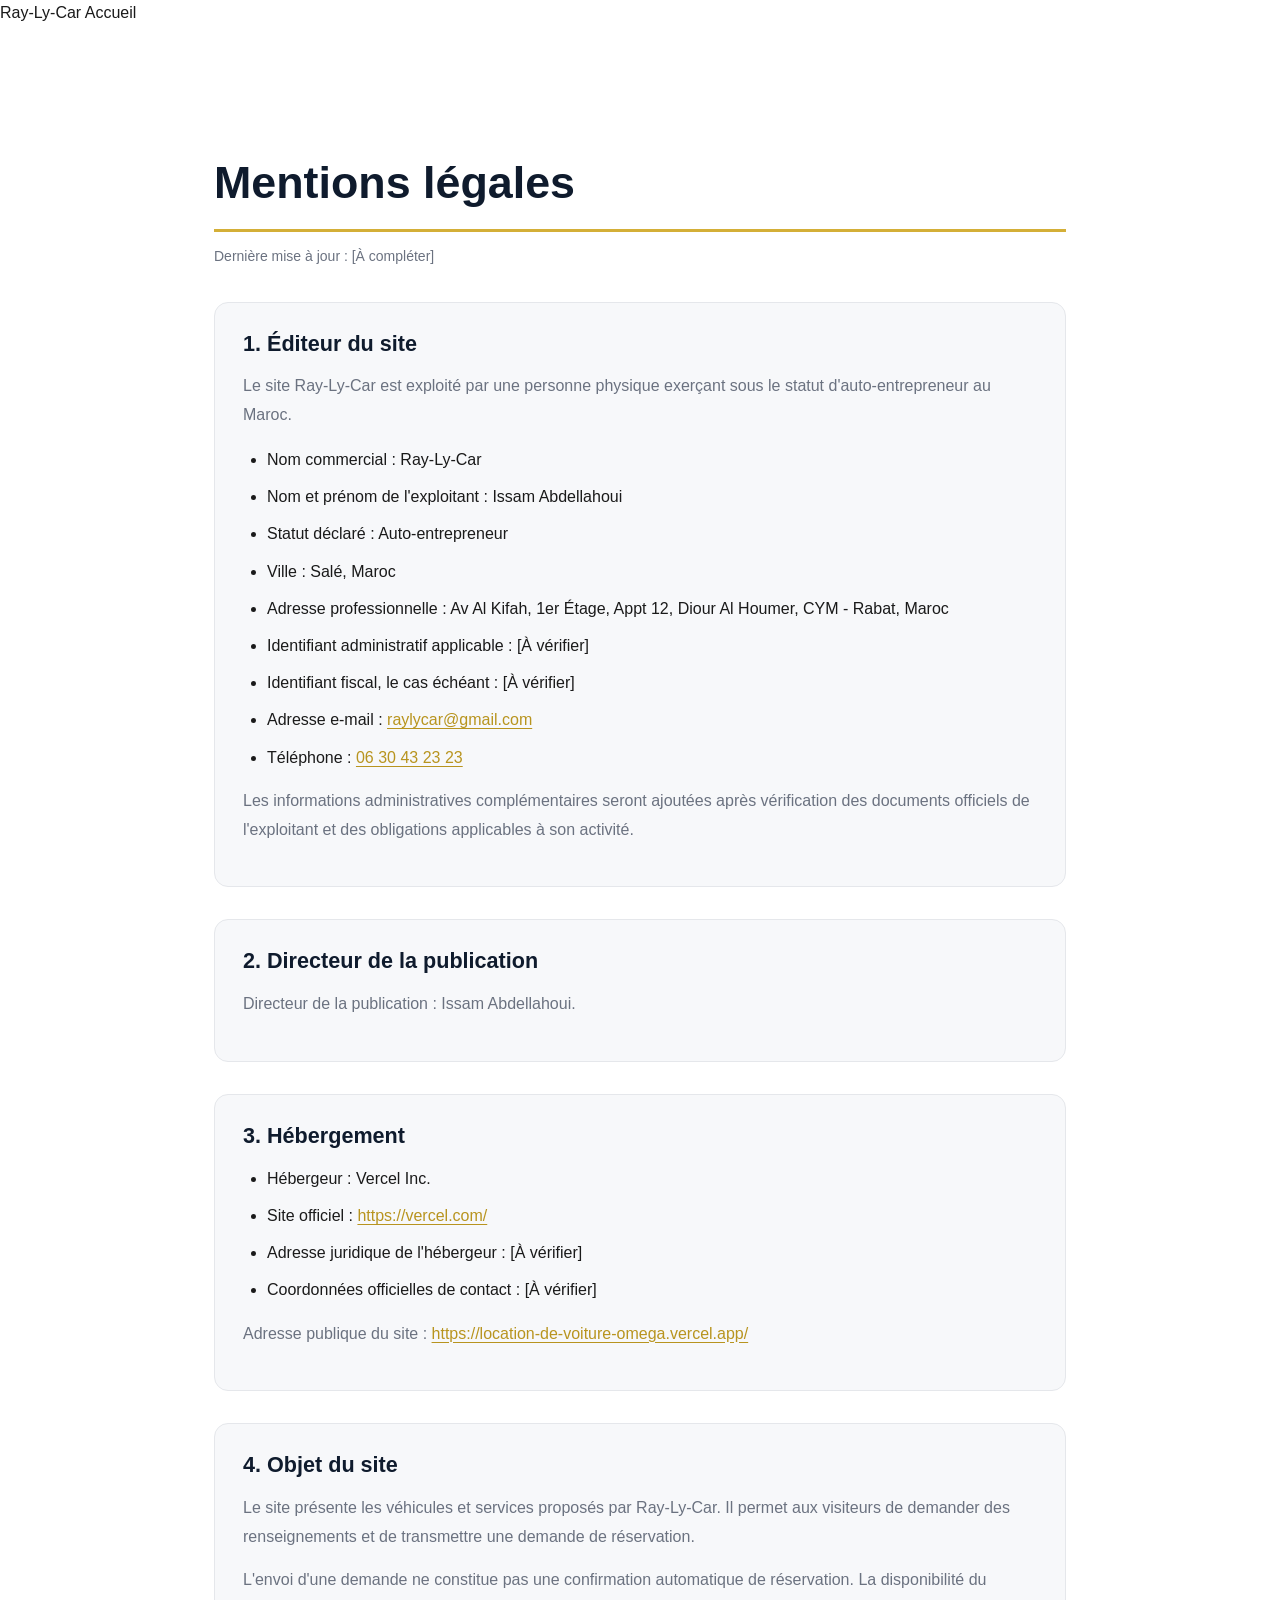
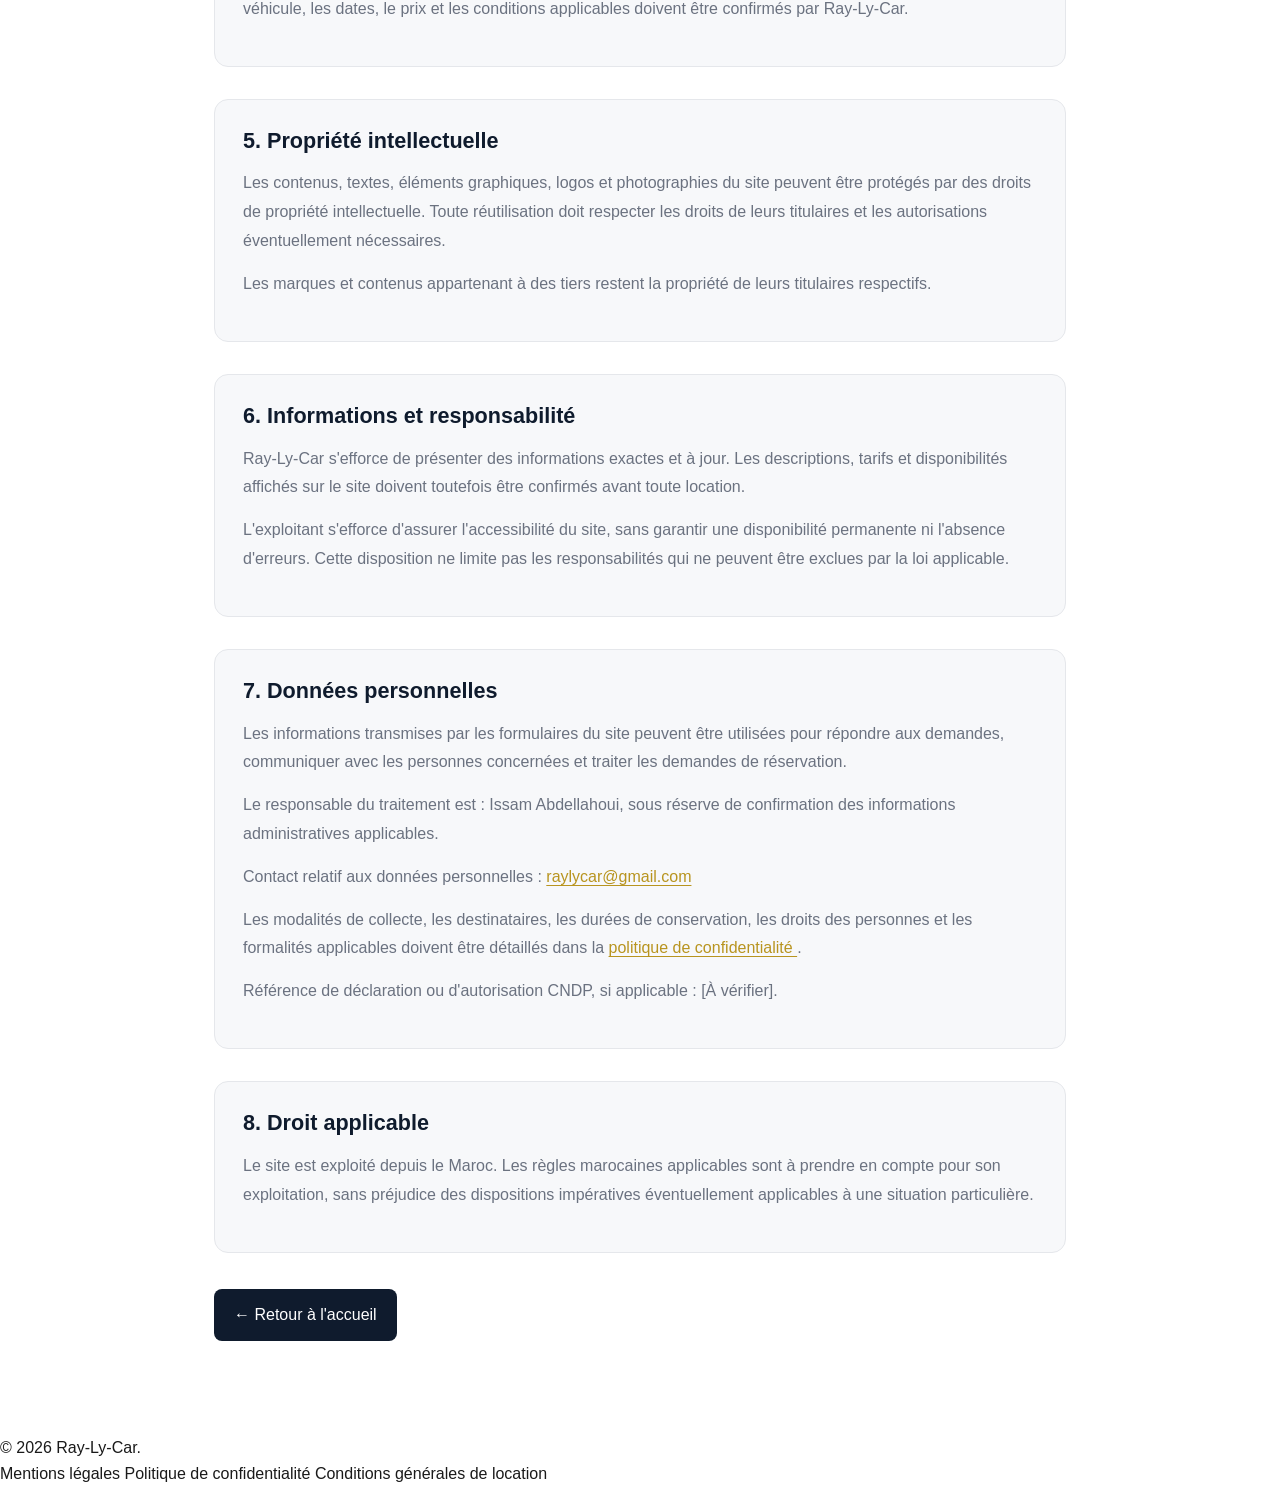
<file: mentions-legales.html>
<!DOCTYPE html>
<html lang="fr">
<head>
  <meta charset="UTF-8">
  <meta name="viewport" content="width=device-width, initial-scale=1.0">
  <meta name="description" content="Mentions légales du site Ray-Ly-Car.">
  <title>Mentions légales | Ray-Ly-Car</title>

  <!-- Adaptez le chemin au nom réel de votre fichier CSS -->
  <link rel="stylesheet" href="css/style.css">
</head>

<body>
  <header>
    <nav aria-label="Navigation principale">
      <a href="index.html">Ray-Ly-Car</a>
      <a href="index.html">Accueil</a>
    </nav>
  </header>

  <main class="legal-page">
    <h1>Mentions légales</h1>
    <p>Dernière mise à jour : [À compléter]</p>

    <section>
      <h2>1. Éditeur du site</h2>
      <p>Le site Ray-Ly-Car est exploité par une personne physique
      exerçant sous le statut d'auto-entrepreneur au Maroc.</p>

      <ul>
        <li>Nom commercial : Ray-Ly-Car</li>
        <li>Nom et prénom de l'exploitant : Issam Abdellahoui</li>
        <li>Statut déclaré : Auto-entrepreneur</li>
        <li>Ville : Salé, Maroc</li>
        <li>Adresse professionnelle :
          Av Al Kifah, 1er Étage, Appt 12,
          Diour Al Houmer, CYM - Rabat, Maroc</li>
        <li>Identifiant administratif applicable : [À vérifier]</li>
        <li>Identifiant fiscal, le cas échéant : [À vérifier]</li>
        <li>Adresse e-mail :
          <a href="mailto:raylycar@gmail.com">raylycar@gmail.com</a>
        </li>
        <li>Téléphone :
          <a href="tel:+212630434323">06 30 43 23 23</a>
        </li>
      </ul>

      <p>
        Les informations administratives complémentaires seront
        ajoutées après vérification des documents officiels
        de l'exploitant et des obligations applicables à son activité.
      </p>
    </section>

    <section>
      <h2>2. Directeur de la publication</h2>
      <p>Directeur de la publication : Issam Abdellahoui.</p>
    </section>

    <section>
      <h2>3. Hébergement</h2>
      <ul>
        <li>Hébergeur : Vercel Inc.</li>
        <li>Site officiel :
          <a href="https://vercel.com/" target="_blank"
             rel="noopener noreferrer">https://vercel.com/</a>
        </li>
        <li>Adresse juridique de l'hébergeur : [À vérifier]</li>
        <li>Coordonnées officielles de contact : [À vérifier]</li>
      </ul>

      <p>
        Adresse publique du site :
        <a href="https://location-de-voiture-omega.vercel.app/"
           target="_blank" rel="noopener noreferrer">
          https://location-de-voiture-omega.vercel.app/
        </a>
      </p>
    </section>

    <section>
      <h2>4. Objet du site</h2>
      <p>
        Le site présente les véhicules et services proposés par
        Ray-Ly-Car. Il permet aux visiteurs de demander des
        renseignements et de transmettre une demande de réservation.
      </p>
      <p>
        L'envoi d'une demande ne constitue pas une confirmation
        automatique de réservation. La disponibilité du véhicule,
        les dates, le prix et les conditions applicables doivent
        être confirmés par Ray-Ly-Car.
      </p>
    </section>

    <section>
      <h2>5. Propriété intellectuelle</h2>
      <p>
        Les contenus, textes, éléments graphiques, logos et
        photographies du site peuvent être protégés par des droits
        de propriété intellectuelle. Toute réutilisation doit
        respecter les droits de leurs titulaires et les autorisations
        éventuellement nécessaires.
      </p>
      <p>
        Les marques et contenus appartenant à des tiers restent
        la propriété de leurs titulaires respectifs.
      </p>
    </section>

    <section>
      <h2>6. Informations et responsabilité</h2>
      <p>
        Ray-Ly-Car s'efforce de présenter des informations exactes
        et à jour. Les descriptions, tarifs et disponibilités
        affichés sur le site doivent toutefois être confirmés
        avant toute location.
      </p>
      <p>
        L'exploitant s'efforce d'assurer l'accessibilité du site,
        sans garantir une disponibilité permanente ni l'absence
        d'erreurs. Cette disposition ne limite pas les responsabilités
        qui ne peuvent être exclues par la loi applicable.
      </p>
    </section>

    <section>
      <h2>7. Données personnelles</h2>
      <p>
        Les informations transmises par les formulaires du site
        peuvent être utilisées pour répondre aux demandes,
        communiquer avec les personnes concernées et traiter
        les demandes de réservation.
      </p>
      <p>
        Le responsable du traitement est :
        Issam Abdellahoui, sous réserve de confirmation des
        informations administratives applicables.
      </p>
      <p>
        Contact relatif aux données personnelles :
        <a href="mailto:raylycar@gmail.com">raylycar@gmail.com</a>
      </p>
      <p>
        Les modalités de collecte, les destinataires, les durées
        de conservation, les droits des personnes et les formalités
        applicables doivent être détaillés dans la
        <a href="politique-confidentialite.html">
          politique de confidentialité
        </a>.
      </p>
      <p>
        Référence de déclaration ou d'autorisation CNDP,
        si applicable : [À vérifier].
      </p>
    </section>

    <section>
      <h2>8. Droit applicable</h2>
      <p>
        Le site est exploité depuis le Maroc. Les règles marocaines
        applicables sont à prendre en compte pour son exploitation,
        sans préjudice des dispositions impératives éventuellement
        applicables à une situation particulière.
      </p>
    </section>

    <p><a href="index.html">← Retour à l'accueil</a></p>
  </main>

  <footer>
    <p>&copy; <span id="year"></span> Ray-Ly-Car.</p>
    <a href="mentions-legales.html">Mentions légales</a>
    <a href="politique-confidentialite.html">
      Politique de confidentialité
    </a>
    <a href="cgv.html">Conditions générales de location</a>
  </footer>

  <script>
    document.getElementById("year").textContent =
      new Date().getFullYear();
  </script>
</body>
</html>
</file>
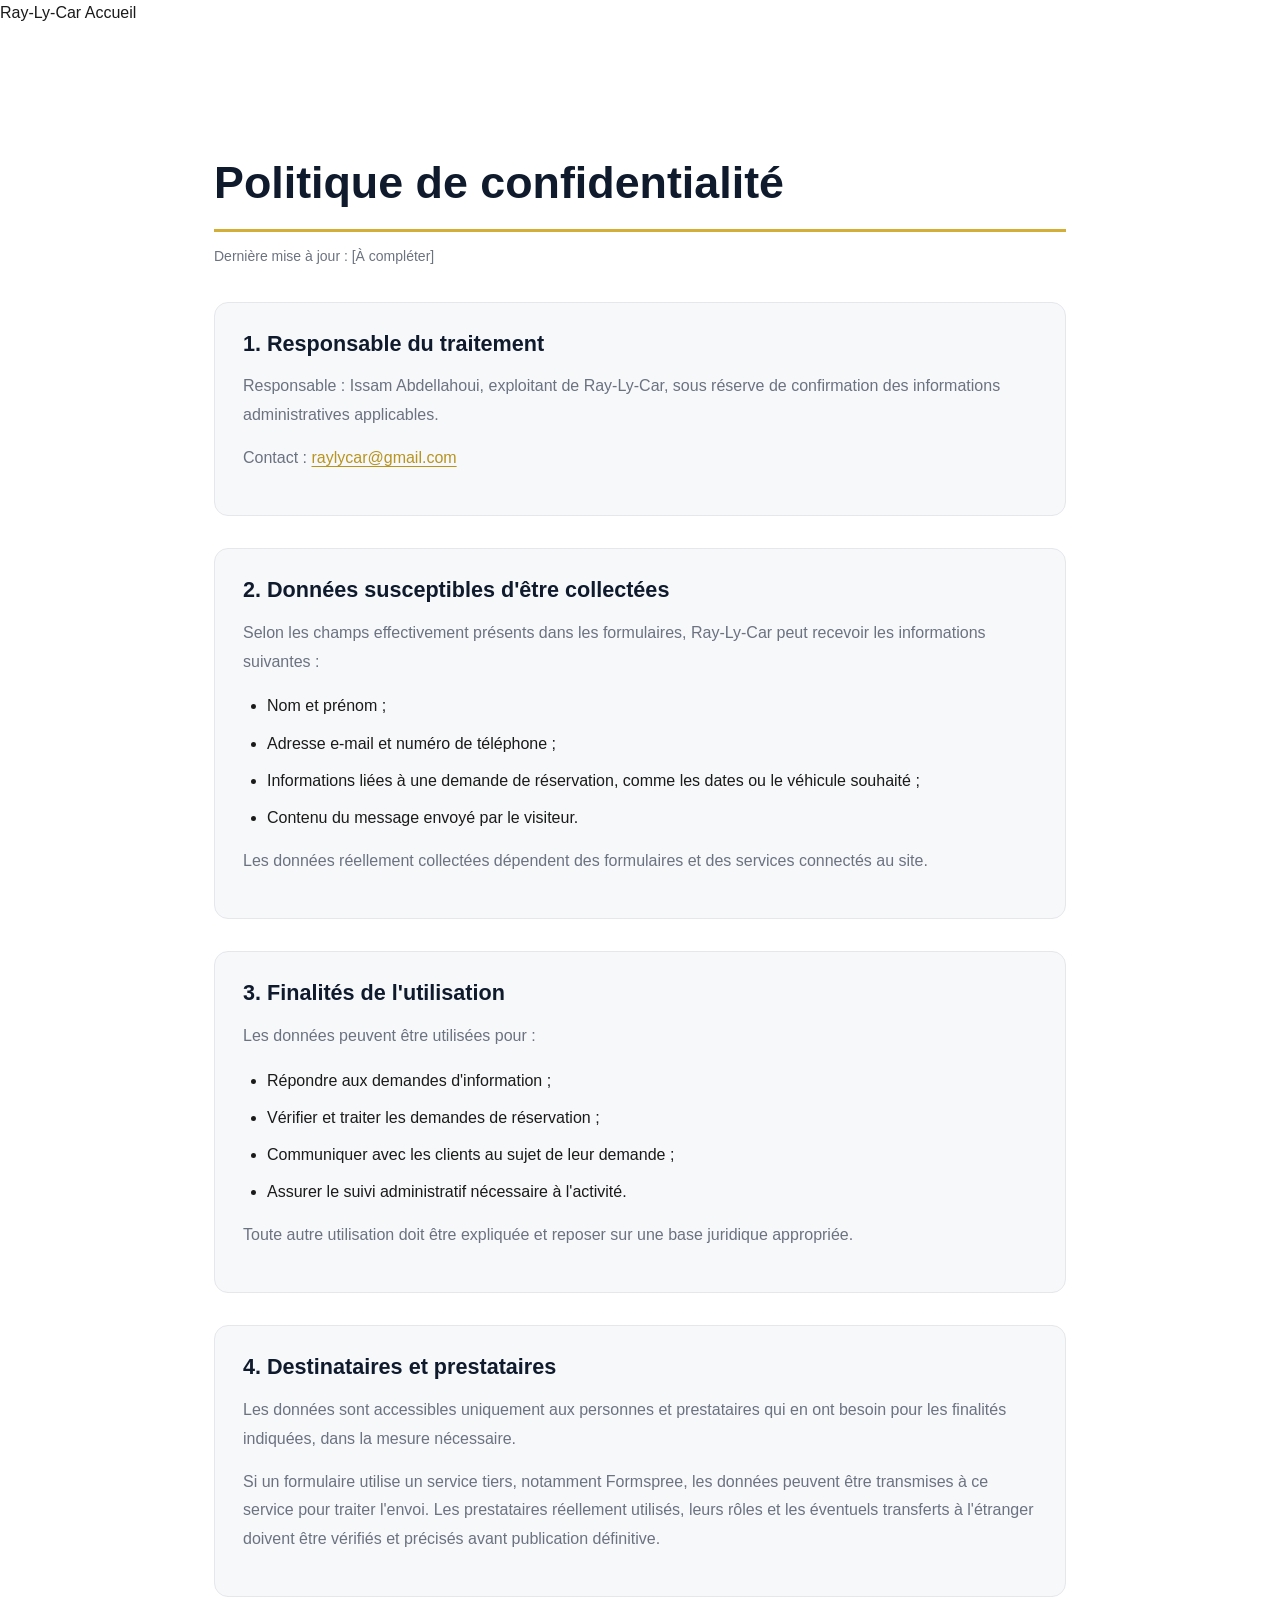
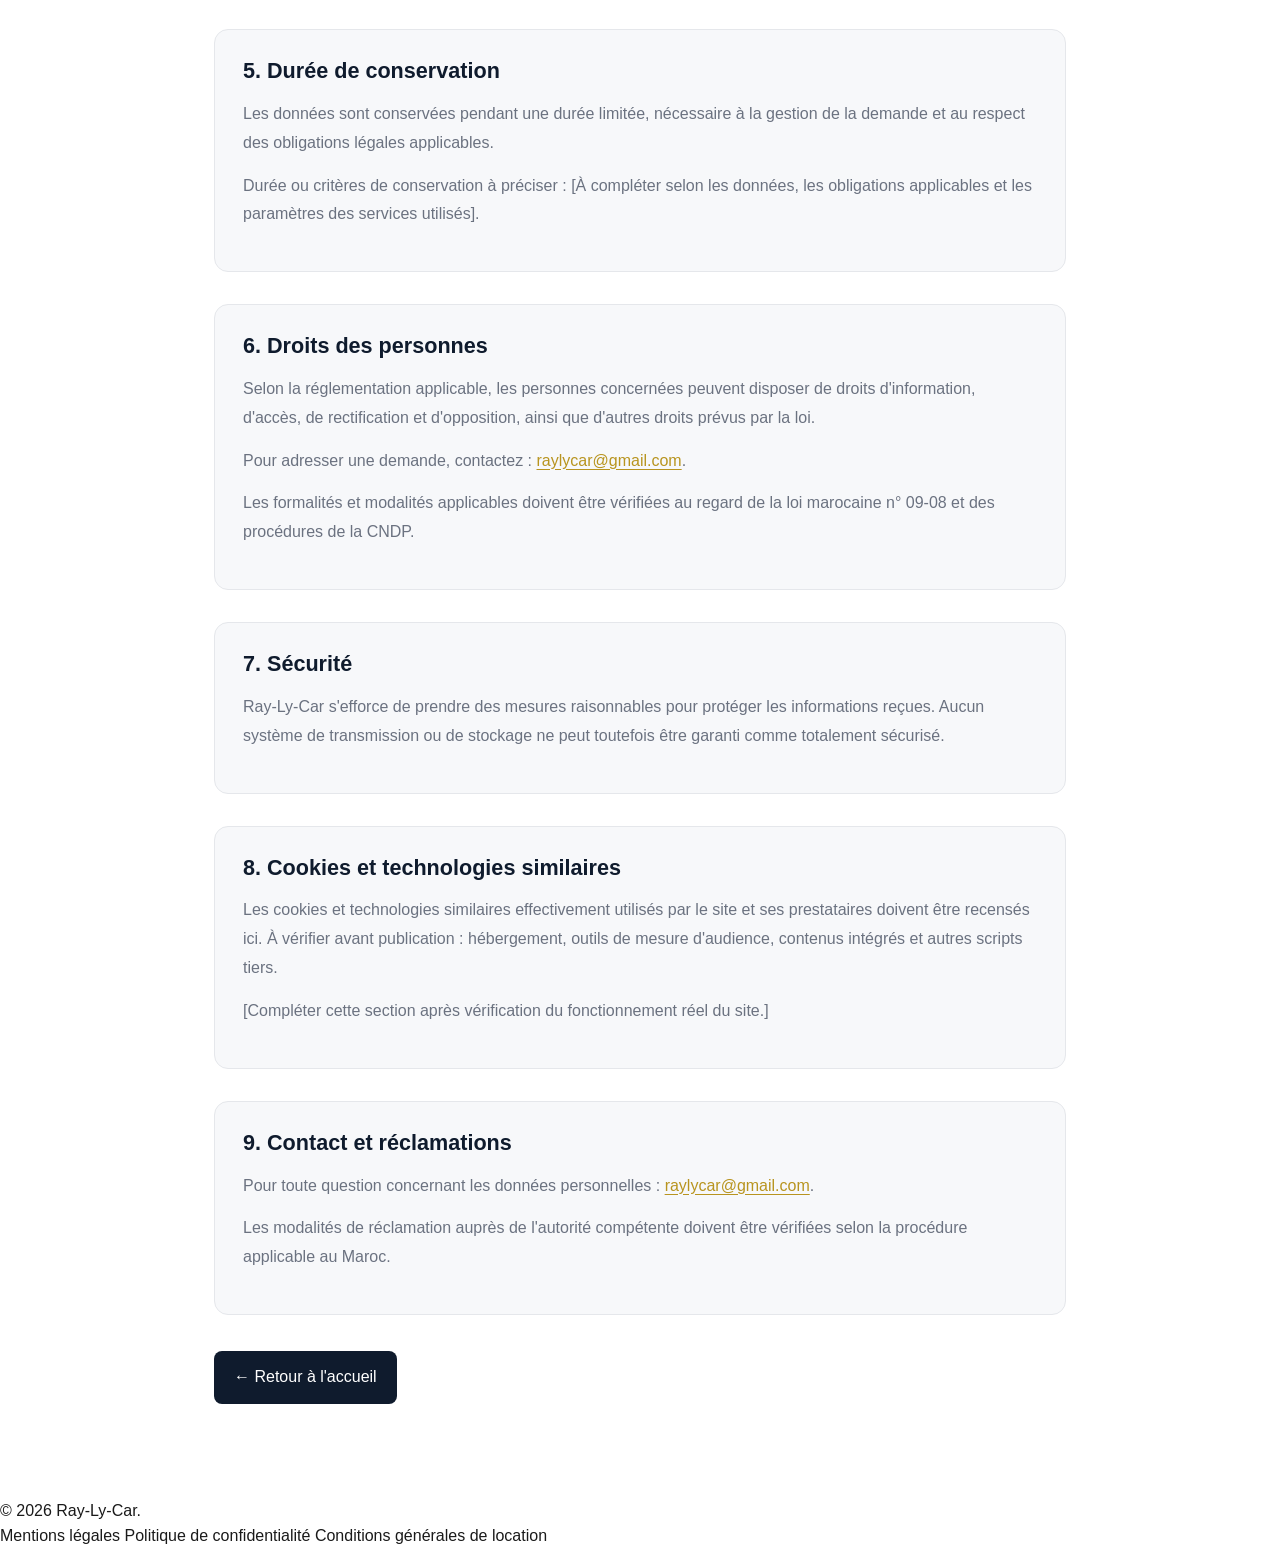
<file: politique-confidentialite.html>
<!DOCTYPE html>
<html lang="fr">
<head>
  <meta charset="UTF-8">
  <meta name="viewport" content="width=device-width, initial-scale=1.0">
  <meta name="description" content="Politique de confidentialité de Ray-Ly-Car.">
  <title>Politique de confidentialité | Ray-Ly-Car</title>
  <link rel="stylesheet" href="css/style.css">
</head>

<body>
  <header>
    <nav aria-label="Navigation principale">
      <a href="index.html">Ray-Ly-Car</a>
      <a href="index.html">Accueil</a>
    </nav>
  </header>

  <main class="legal-page">
    <h1>Politique de confidentialité</h1>
    <p>Dernière mise à jour : [À compléter]</p>

    <section>
      <h2>1. Responsable du traitement</h2>
      <p>
        Responsable : Issam Abdellahoui, exploitant de Ray-Ly-Car,
        sous réserve de confirmation des informations administratives
        applicables.
      </p>
      <p>
        Contact : <a href="mailto:raylycar@gmail.com">
        raylycar@gmail.com</a>
      </p>
    </section>

    <section>
      <h2>2. Données susceptibles d'être collectées</h2>
      <p>
        Selon les champs effectivement présents dans les formulaires,
        Ray-Ly-Car peut recevoir les informations suivantes :
      </p>
      <ul>
        <li>Nom et prénom ;</li>
        <li>Adresse e-mail et numéro de téléphone ;</li>
        <li>Informations liées à une demande de réservation,
            comme les dates ou le véhicule souhaité ;</li>
        <li>Contenu du message envoyé par le visiteur.</li>
      </ul>
      <p>
        Les données réellement collectées dépendent des formulaires
        et des services connectés au site.
      </p>
    </section>

    <section>
      <h2>3. Finalités de l'utilisation</h2>
      <p>Les données peuvent être utilisées pour :</p>
      <ul>
        <li>Répondre aux demandes d'information ;</li>
        <li>Vérifier et traiter les demandes de réservation ;</li>
        <li>Communiquer avec les clients au sujet de leur demande ;</li>
        <li>Assurer le suivi administratif nécessaire à l'activité.</li>
      </ul>
      <p>
        Toute autre utilisation doit être expliquée et reposer
        sur une base juridique appropriée.
      </p>
    </section>

    <section>
      <h2>4. Destinataires et prestataires</h2>
      <p>
        Les données sont accessibles uniquement aux personnes et
        prestataires qui en ont besoin pour les finalités indiquées,
        dans la mesure nécessaire.
      </p>
      <p>
        Si un formulaire utilise un service tiers, notamment
        Formspree, les données peuvent être transmises à ce service
        pour traiter l'envoi. Les prestataires réellement utilisés,
        leurs rôles et les éventuels transferts à l'étranger doivent
        être vérifiés et précisés avant publication définitive.
      </p>
    </section>

    <section>
      <h2>5. Durée de conservation</h2>
      <p>
        Les données sont conservées pendant une durée limitée,
        nécessaire à la gestion de la demande et au respect des
        obligations légales applicables.
      </p>
      <p>
        Durée ou critères de conservation à préciser :
        [À compléter selon les données, les obligations applicables
        et les paramètres des services utilisés].
      </p>
    </section>

    <section>
      <h2>6. Droits des personnes</h2>
      <p>
        Selon la réglementation applicable, les personnes concernées
        peuvent disposer de droits d'information, d'accès, de
        rectification et d'opposition, ainsi que d'autres droits
        prévus par la loi.
      </p>
      <p>
        Pour adresser une demande, contactez :
        <a href="mailto:raylycar@gmail.com">raylycar@gmail.com</a>.
      </p>
      <p>
        Les formalités et modalités applicables doivent être vérifiées
        au regard de la loi marocaine n° 09-08 et des procédures
        de la CNDP.
      </p>
    </section>

    <section>
      <h2>7. Sécurité</h2>
      <p>
        Ray-Ly-Car s'efforce de prendre des mesures raisonnables
        pour protéger les informations reçues. Aucun système de
        transmission ou de stockage ne peut toutefois être garanti
        comme totalement sécurisé.
      </p>
    </section>

    <section>
      <h2>8. Cookies et technologies similaires</h2>
      <p>
        Les cookies et technologies similaires effectivement utilisés
        par le site et ses prestataires doivent être recensés ici.
        À vérifier avant publication : hébergement, outils de mesure
        d'audience, contenus intégrés et autres scripts tiers.
      </p>
      <p>
        [Compléter cette section après vérification du fonctionnement
        réel du site.]
      </p>
    </section>

    <section>
      <h2>9. Contact et réclamations</h2>
      <p>
        Pour toute question concernant les données personnelles :
        <a href="mailto:raylycar@gmail.com">raylycar@gmail.com</a>.
      </p>
      <p>
        Les modalités de réclamation auprès de l'autorité compétente
        doivent être vérifiées selon la procédure applicable au Maroc.
      </p>
    </section>

    <p><a href="index.html">← Retour à l'accueil</a></p>
  </main>

  <footer>
    <p>&copy; <span id="year"></span> Ray-Ly-Car.</p>
    <a href="mentions-legales.html">Mentions légales</a>
    <a href="politique-confidentialite.html">
      Politique de confidentialité
    </a>
    <a href="cgv.html">Conditions générales de location</a>
  </footer>

  <script>
    document.getElementById("year").textContent =
      new Date().getFullYear();
  </script>
</body>
</html>
</file>
<file: css/style.css>
/* ================================
   RAY-LY-CAR - Style professionnel
   ================================ */

:root {
    --primary: #0f1b2d;
    --primary-light: #1a2b44;
    --accent: #d4af37;
    --accent-light: #f0d27a;
    --accent-dark: #b8941f;
    --text: #1a1a1a;
    --text-light: #6b7280;
    --bg: #ffffff;
    --bg-light: #f7f8fa;
    --border: #e5e7eb;
    --white: #ffffff;
    --success: #10b981;
    --shadow-sm: 0 2px 8px rgba(15, 27, 45, 0.06);
    --shadow-md: 0 8px 24px rgba(15, 27, 45, 0.1);
    --shadow-lg: 0 20px 60px rgba(15, 27, 45, 0.15);
    --radius: 14px;
    --radius-lg: 22px;
    --transition: all 0.3s cubic-bezier(0.4, 0, 0.2, 1);
}

* {
    margin: 0;
    padding: 0;
    box-sizing: border-box;
}

html {
    scroll-behavior: smooth;
}

body {
    font-family: 'Poppins', sans-serif;
    color: var(--text);
    background: var(--bg);
    line-height: 1.6;
    overflow-x: hidden;
}

h1, h2, h3, h4 {
    font-family: 'Poppins', sans-serif;
    font-weight: 700;
    line-height: 1.2;
}

a {
    text-decoration: none;
    color: inherit;
}

img {
    max-width: 100%;
    display: block;
}

.container {
    max-width: 1240px;
    margin: 0 auto;
    padding: 0 24px;
}

.highlight {
    color: var(--accent);
}

/* ================================
   BOUTONS
   ================================ */
.btn {
    display: inline-flex;
    align-items: center;
    justify-content: center;
    gap: 8px;
    padding: 14px 28px;
    font-family: 'Poppins', sans-serif;
    font-size: 15px;
    font-weight: 600;
    border: none;
    border-radius: 50px;
    cursor: pointer;
    transition: var(--transition);
    white-space: nowrap;
}

.btn-primary {
    background: linear-gradient(135deg, var(--accent) 0%, var(--accent-dark) 100%);
    color: var(--primary);
    box-shadow: 0 4px 15px rgba(212, 175, 55, 0.4);
}

.btn-primary:hover {
    transform: translateY(-2px);
    box-shadow: 0 8px 25px rgba(212, 175, 55, 0.5);
}

.btn-light {
    background: var(--white);
    color: var(--primary);
}

.btn-light:hover {
    transform: translateY(-2px);
    box-shadow: var(--shadow-md);
}

.btn-full {
    width: 100%;
}

/* ================================
   NAVIGATION
   ================================ */
.navbar {
    position: fixed;
    top: 0;
    left: 0;
    right: 0;
    z-index: 1000;
    background: rgba(15, 27, 45, 0.85);
    backdrop-filter: blur(12px);
    -webkit-backdrop-filter: blur(12px);
    transition: var(--transition);
}

.navbar.scrolled {
    background: var(--primary);
    box-shadow: var(--shadow-md);
}

.nav-container {
    display: flex;
    align-items: center;
    justify-content: space-between;
    height: 76px;
}

.logo {
    display: flex;
    align-items: center;
    gap: 10px;
    font-size: 22px;
    font-weight: 700;
    color: var(--white);
    font-family: 'Playfair Display', serif;
}

.logo i {
    color: var(--accent);
    font-size: 26px;
}

.logo strong {
    color: var(--accent);
}

.nav-menu {
    display: flex;
    gap: 6px;
    align-items: center;
}

.nav-link {
    color: rgba(255, 255, 255, 0.85);
    font-size: 15px;
    font-weight: 500;
    padding: 8px 14px;
    border-radius: 8px;
    transition: var(--transition);
    position: relative;
}

.nav-link:hover,
.nav-link.active {
    color: var(--accent);
    background: rgba(212, 175, 55, 0.1);
}

.nav-actions {
    display: flex;
    align-items: center;
    gap: 16px;
}

.nav-phone {
    display: flex;
    align-items: center;
    gap: 8px;
    color: var(--white);
    font-size: 14px;
    font-weight: 500;
}

.nav-phone i {
    color: var(--accent);
}

.menu-toggle {
    display: none;
    background: none;
    border: none;
    color: var(--white);
    font-size: 22px;
    cursor: pointer;
}

/* ================================
   HERO
   ================================ */
.hero {
    position: relative;
    min-height: 100vh;
    display: flex;
    align-items: center;
    padding-top: 76px;
    overflow: hidden;
}

.hero-bg {
    position: absolute;
    inset: 0;
    background: linear-gradient(135deg, rgba(15, 27, 45, 0.92) 0%, rgba(26, 43, 68, 0.85) 50%, rgba(15, 27, 45, 0.95) 100%),
                url('https://coresg-normal.trae.ai/api/ide/v1/text_to_image?prompt=luxury%20black%20sedan%20car%20parked%20at%20night%20in%20modern%20city%20street%20cinematic%20lighting%20professional%20photography&image_size=landscape_16_9') center/cover;
    z-index: 0;
}

.hero-overlay {
    position: absolute;
    inset: 0;
    background: radial-gradient(circle at 30% 50%, rgba(212, 175, 55, 0.08) 0%, transparent 60%);
    z-index: 1;
}

.hero-content {
    position: relative;
    z-index: 2;
    display: grid;
    grid-template-columns: 1.1fr 0.9fr;
    gap: 50px;
    align-items: center;
    padding-top: 40px;
    padding-bottom: 40px;
}

.hero-badge {
    display: inline-flex;
    align-items: center;
    gap: 8px;
    background: rgba(212, 175, 55, 0.15);
    color: var(--accent);
    padding: 8px 18px;
    border-radius: 50px;
    font-size: 13px;
    font-weight: 600;
    border: 1px solid rgba(212, 175, 55, 0.3);
    margin-bottom: 24px;
}

.hero-text h1 {
    font-size: clamp(2.2rem, 4.5vw, 3.6rem);
    color: var(--white);
    margin-bottom: 20px;
    font-weight: 800;
}

.hero-subtitle {
    color: rgba(255, 255, 255, 0.75);
    font-size: 17px;
    max-width: 520px;
    margin-bottom: 32px;
}

.hero-features {
    display: flex;
    flex-wrap: wrap;
    gap: 24px;
}

.hero-feature {
    display: flex;
    align-items: center;
    gap: 10px;
    color: rgba(255, 255, 255, 0.9);
    font-size: 14px;
    font-weight: 500;
}

.hero-feature i {
    color: var(--accent);
    font-size: 18px;
}

/* Booking Widget */
.booking-widget {
    background: var(--white);
    border-radius: var(--radius-lg);
    padding: 32px;
    box-shadow: var(--shadow-lg);
    border: 1px solid rgba(255, 255, 255, 0.1);
}

.booking-widget h3 {
    display: flex;
    align-items: center;
    gap: 10px;
    font-size: 20px;
    color: var(--primary);
    margin-bottom: 24px;
    padding-bottom: 16px;
    border-bottom: 2px solid var(--bg-light);
}

.booking-widget h3 i {
    color: var(--accent);
}

.booking-form {
    display: flex;
    flex-direction: column;
    gap: 16px;
}

.form-row {
    display: grid;
    grid-template-columns: 1fr 1fr;
    gap: 14px;
}

.form-group {
    display: flex;
    flex-direction: column;
    gap: 6px;
}

.form-group label {
    font-size: 13px;
    font-weight: 600;
    color: var(--text-light);
    display: flex;
    align-items: center;
    gap: 6px;
}

.form-group label i {
    color: var(--accent);
}

.form-group input,
.form-group select,
.form-group textarea {
    padding: 12px 14px;
    border: 1.5px solid var(--border);
    border-radius: 10px;
    font-family: 'Poppins', sans-serif;
    font-size: 14px;
    transition: var(--transition);
    background: var(--bg-light);
    color: var(--text);
}

.form-group input:focus,
.form-group select:focus,
.form-group textarea:focus {
    outline: none;
    border-color: var(--accent);
    background: var(--white);
    box-shadow: 0 0 0 3px rgba(212, 175, 55, 0.15);
}

/* Hero Stats */
.hero-stats {
    position: absolute;
    bottom: 0;
    left: 0;
    right: 0;
    background: rgba(15, 27, 45, 0.6);
    backdrop-filter: blur(8px);
    border-top: 1px solid rgba(212, 175, 55, 0.2);
    z-index: 2;
}

.stats-grid {
    display: grid;
    grid-template-columns: repeat(4, 1fr);
    gap: 20px;
    padding: 28px 24px;
}

.stat {
    text-align: center;
    color: var(--white);
}

.stat-number {
    display: block;
    font-size: 32px;
    font-weight: 800;
    color: var(--accent);
    font-family: 'Playfair Display', serif;
}

.stat-label {
    font-size: 13px;
    opacity: 0.8;
}

/* ================================
   SECTIONS
   ================================ */
.section {
    padding: 90px 0;
}

.section-header {
    text-align: center;
    max-width: 680px;
    margin: 0 auto 60px;
}

.section-tag {
    display: inline-block;
    color: var(--accent);
    font-size: 13px;
    font-weight: 700;
    text-transform: uppercase;
    letter-spacing: 2px;
    margin-bottom: 14px;
}

.section-header h2 {
    font-size: clamp(1.8rem, 3.5vw, 2.6rem);
    color: var(--primary);
    margin-bottom: 16px;
}

.section-desc {
    color: var(--text-light);
    font-size: 16px;
}

/* ================================
   CARDS (Popular & Fleet)
   ================================ */
.cars-grid {
    display: grid;
    grid-template-columns: repeat(auto-fill, minmax(320px, 1fr));
    gap: 28px;
}

.car-card {
    background: var(--white);
    border-radius: var(--radius-lg);
    overflow: hidden;
    box-shadow: var(--shadow-sm);
    transition: var(--transition);
    border: 1px solid var(--border);
    display: flex;
    flex-direction: column;
}

.car-card:hover {
    transform: translateY(-6px);
    box-shadow: var(--shadow-lg);
    border-color: var(--accent);
}

.car-image {
    position: relative;
    height: 200px;
    overflow: hidden;
    background: var(--bg-light);
}

.car-image img {
    width: 100%;
    height: 100%;
    object-fit: cover;
    transition: transform 0.5s ease;
}

.car-card:hover .car-image img {
    transform: scale(1.08);
}

.car-badge {
    position: absolute;
    top: 14px;
    left: 14px;
    background: var(--primary);
    color: var(--white);
    padding: 6px 14px;
    border-radius: 50px;
    font-size: 12px;
    font-weight: 600;
}

.car-badge.popular {
    background: linear-gradient(135deg, var(--accent), var(--accent-dark));
    color: var(--primary);
}

.car-fav {
    position: absolute;
    top: 14px;
    right: 14px;
    width: 38px;
    height: 38px;
    border-radius: 50%;
    background: rgba(255, 255, 255, 0.9);
    display: flex;
    align-items: center;
    justify-content: center;
    cursor: pointer;
    transition: var(--transition);
    color: var(--text-light);
    border: none;
}

.car-fav:hover,
.car-fav.active {
    color: #ef4444;
    transform: scale(1.1);
}

.car-body {
    padding: 22px;
    flex: 1;
    display: flex;
    flex-direction: column;
}

.car-title {
    display: flex;
    justify-content: space-between;
    align-items: flex-start;
    margin-bottom: 8px;
}

.car-title h3 {
    font-size: 18px;
    color: var(--primary);
}

.car-category {
    font-size: 12px;
    color: var(--accent);
    font-weight: 600;
    background: rgba(212, 175, 55, 0.1);
    padding: 3px 10px;
    border-radius: 6px;
}

.car-specs {
    display: flex;
    gap: 16px;
    margin: 16px 0;
    padding: 14px 0;
    border-top: 1px solid var(--border);
    border-bottom: 1px solid var(--border);
}

.car-spec {
    display: flex;
    align-items: center;
    gap: 6px;
    font-size: 13px;
    color: var(--text-light);
}

.car-spec i {
    color: var(--accent);
}

.car-footer {
    display: flex;
    justify-content: space-between;
    align-items: center;
    margin-top: auto;
}

.car-price {
    display: flex;
    flex-direction: column;
}

.car-price .amount {
    font-size: 24px;
    font-weight: 800;
    color: var(--primary);
    font-family: 'Playfair Display', serif;
}

.car-price .amount span {
    font-size: 14px;
    color: var(--text-light);
    font-weight: 400;
    font-family: 'Poppins', sans-serif;
}

.car-price .period {
    font-size: 12px;
    color: var(--text-light);
}

.car-btn {
    padding: 10px 20px;
    font-size: 14px;
}

/* ================================
   SERVICES
   ================================ */
.services {
    background: var(--bg-light);
}

.services-grid {
    display: grid;
    grid-template-columns: repeat(auto-fit, minmax(280px, 1fr));
    gap: 28px;
}

.service-card {
    background: var(--white);
    padding: 36px 28px;
    border-radius: var(--radius-lg);
    text-align: center;
    transition: var(--transition);
    border: 1px solid var(--border);
}

.service-card:hover {
    transform: translateY(-6px);
    box-shadow: var(--shadow-md);
    border-color: var(--accent);
}

.service-icon {
    width: 70px;
    height: 70px;
    margin: 0 auto 20px;
    background: linear-gradient(135deg, rgba(212, 175, 55, 0.15), rgba(212, 175, 55, 0.05));
    border-radius: 20px;
    display: flex;
    align-items: center;
    justify-content: center;
    font-size: 28px;
    color: var(--accent);
    transition: var(--transition);
}

.service-card:hover .service-icon {
    transform: scale(1.1) rotate(-5deg);
}

.service-card h3 {
    font-size: 18px;
    color: var(--primary);
    margin-bottom: 12px;
}

.service-card p {
    color: var(--text-light);
    font-size: 14px;
}

/* ================================
   FLEET FILTERS
   ================================ */
.filter-bar {
    display: flex;
    flex-wrap: wrap;
    justify-content: center;
    gap: 12px;
    margin-bottom: 50px;
}

.filter-btn {
    padding: 10px 24px;
    background: var(--white);
    border: 1.5px solid var(--border);
    border-radius: 50px;
    font-family: 'Poppins', sans-serif;
    font-size: 14px;
    font-weight: 500;
    color: var(--text-light);
    cursor: pointer;
    transition: var(--transition);
}

.filter-btn:hover {
    border-color: var(--accent);
    color: var(--accent);
}

.filter-btn.active {
    background: var(--primary);
    color: var(--white);
    border-color: var(--primary);
}

.car-card.hide {
    display: none;
}

/* ================================
   PROCESS
   ================================ */
.process-grid {
    display: grid;
    grid-template-columns: repeat(auto-fit, minmax(280px, 1fr));
    gap: 32px;
    position: relative;
}

.process-step {
    text-align: center;
    padding: 40px 30px;
    position: relative;
}

.step-number {
    position: absolute;
    top: 10px;
    right: 20px;
    font-size: 60px;
    font-weight: 800;
    color: rgba(212, 175, 55, 0.12);
    font-family: 'Playfair Display', serif;
}

.step-icon {
    width: 80px;
    height: 80px;
    margin: 0 auto 24px;
    background: linear-gradient(135deg, var(--accent), var(--accent-dark));
    border-radius: 24px;
    display: flex;
    align-items: center;
    justify-content: center;
    font-size: 32px;
    color: var(--white);
    box-shadow: 0 10px 30px rgba(212, 175, 55, 0.35);
}

.process-step h3 {
    font-size: 20px;
    color: var(--primary);
    margin-bottom: 12px;
}

.process-step p {
    color: var(--text-light);
    font-size: 15px;
}

/* ================================
   TESTIMONIALS
   ================================ */
.testimonials {
    background: var(--bg-light);
}

.testimonials-grid {
    display: grid;
    grid-template-columns: repeat(auto-fit, minmax(300px, 1fr));
    gap: 28px;
}

.testimonial-card {
    background: var(--white);
    padding: 32px;
    border-radius: var(--radius-lg);
    box-shadow: var(--shadow-sm);
    transition: var(--transition);
    position: relative;
}

.testimonial-card:hover {
    transform: translateY(-4px);
    box-shadow: var(--shadow-md);
}

.testimonial-stars {
    color: var(--accent);
    margin-bottom: 16px;
    font-size: 15px;
}

.testimonial-card p {
    color: var(--text);
    font-size: 15px;
    margin-bottom: 24px;
    font-style: italic;
    line-height: 1.7;
}

.testimonial-author {
    display: flex;
    align-items: center;
    gap: 14px;
}

.author-avatar {
    width: 48px;
    height: 48px;
    border-radius: 50%;
    background: linear-gradient(135deg, var(--primary), var(--primary-light));
    color: var(--accent);
    display: flex;
    align-items: center;
    justify-content: center;
    font-weight: 700;
    font-size: 16px;
}

.testimonial-author h4 {
    font-size: 15px;
    color: var(--primary);
}

.testimonial-author span {
    font-size: 13px;
    color: var(--text-light);
}

/* ================================
   CTA SECTION
   ================================ */
.cta-section {
    background: linear-gradient(135deg, var(--primary) 0%, var(--primary-light) 100%);
    padding: 70px 0;
    position: relative;
    overflow: hidden;
}

.cta-section::before {
    content: '';
    position: absolute;
    inset: 0;
    background: radial-gradient(circle at 80% 50%, rgba(212, 175, 55, 0.12) 0%, transparent 50%);
}

.cta-content {
    position: relative;
    display: flex;
    align-items: center;
    justify-content: space-between;
    gap: 40px;
    flex-wrap: wrap;
}

.cta-content h2 {
    color: var(--white);
    font-size: clamp(1.6rem, 3vw, 2.2rem);
    margin-bottom: 10px;
}

.cta-content p {
    color: rgba(255, 255, 255, 0.8);
    font-size: 16px;
}

.cta-content p strong {
    color: var(--accent);
}

/* ================================
   CONTACT
   ================================ */
.contact-wrapper {
    display: grid;
    grid-template-columns: 1fr 1fr;
    gap: 60px;
    align-items: start;
}

.contact-info .section-tag {
    margin-bottom: 14px;
}

.contact-info h2 {
    font-size: clamp(1.8rem, 3vw, 2.4rem);
    color: var(--primary);
    margin-bottom: 16px;
}

.contact-info > p {
    color: var(--text-light);
    margin-bottom: 36px;
}

.contact-items {
    display: flex;
    flex-direction: column;
    gap: 22px;
    margin-bottom: 32px;
}

.contact-item {
    display: flex;
    gap: 16px;
    align-items: flex-start;
}

.contact-item i {
    width: 48px;
    height: 48px;
    background: linear-gradient(135deg, rgba(212, 175, 55, 0.15), rgba(212, 175, 55, 0.05));
    color: var(--accent);
    border-radius: 14px;
    display: flex;
    align-items: center;
    justify-content: center;
    font-size: 18px;
    flex-shrink: 0;
}

.contact-item h4 {
    font-size: 15px;
    color: var(--primary);
    margin-bottom: 2px;
}

.contact-item p {
    font-size: 14px;
    color: var(--text-light);
}

.social-links {
    display: flex;
    gap: 12px;
}

.social-links a {
    width: 42px;
    height: 42px;
    border-radius: 50%;
    background: var(--bg-light);
    display: flex;
    align-items: center;
    justify-content: center;
    color: var(--text-light);
    transition: var(--transition);
    font-size: 16px;
}

.social-links a:hover {
    background: var(--accent);
    color: var(--white);
    transform: translateY(-3px);
}

.contact-form-wrapper {
    background: var(--white);
    padding: 40px;
    border-radius: var(--radius-lg);
    box-shadow: var(--shadow-md);
    border: 1px solid var(--border);
}

.contact-form {
    display: flex;
    flex-direction: column;
    gap: 18px;
}

/* ================================
   FOOTER
   ================================ */
.footer {
    background: var(--primary);
    color: rgba(255, 255, 255, 0.75);
    padding: 70px 0 0;
}

.footer-grid {
    display: grid;
    grid-template-columns: 1.5fr 1fr 1fr 1.2fr;
    gap: 40px;
    padding-bottom: 50px;
    border-bottom: 1px solid rgba(255, 255, 255, 0.1);
}

.footer-brand .logo {
    margin-bottom: 18px;
}

.footer-brand p {
    font-size: 14px;
    line-height: 1.7;
    margin-bottom: 20px;
}

.footer-brand .social-links a {
    background: rgba(255, 255, 255, 0.08);
    color: var(--white);
}

.footer-col h4 {
    color: var(--white);
    font-size: 16px;
    margin-bottom: 20px;
}

.footer-col ul {
    list-style: none;
}

.footer-col ul li {
    margin-bottom: 12px;
}

.footer-col ul li a {
    color: rgba(255, 255, 255, 0.7);
    font-size: 14px;
    transition: var(--transition);
}

.footer-col ul li a:hover {
    color: var(--accent);
    padding-left: 5px;
}

.footer-contact li {
    display: flex;
    gap: 10px;
    align-items: flex-start;
}

.footer-contact li i {
    color: var(--accent);
    margin-top: 3px;
    flex-shrink: 0;
}

.footer-bottom {
    display: flex;
    justify-content: space-between;
    align-items: center;
    padding: 24px 0;
    flex-wrap: wrap;
    gap: 16px;
}

.footer-bottom p {
    font-size: 13px;
}

.footer-legal {
    display: flex;
    gap: 24px;
}

.footer-legal a {
    font-size: 13px;
    color: rgba(255, 255, 255, 0.7);
    transition: var(--transition);
}

.footer-legal a:hover {
    color: var(--accent);
}

/* ================================
   FLOATING WHATSAPP & TOAST
   ================================ */
.whatsapp-float {
    position: fixed;
    bottom: 30px;
    right: 30px;
    width: 60px;
    height: 60px;
    background: #25D366;
    color: var(--white);
    border-radius: 50%;
    display: flex;
    align-items: center;
    justify-content: center;
    font-size: 28px;
    box-shadow: 0 6px 20px rgba(37, 211, 102, 0.4);
    z-index: 999;
    transition: var(--transition);
    animation: pulse 2s infinite;
}

.whatsapp-float:hover {
    transform: scale(1.1);
    box-shadow: 0 8px 30px rgba(37, 211, 102, 0.5);
}

@keyframes pulse {
    0%, 100% { box-shadow: 0 6px 20px rgba(37, 211, 102, 0.4); }
    50% { box-shadow: 0 6px 30px rgba(37, 211, 102, 0.7); }
}

.toast {
    position: fixed;
    top: 90px;
    right: 30px;
    background: var(--success);
    color: var(--white);
    padding: 16px 24px;
    border-radius: var(--radius);
    display: flex;
    align-items: center;
    gap: 10px;
    box-shadow: var(--shadow-lg);
    transform: translateX(120%);
    transition: transform 0.4s cubic-bezier(0.4, 0, 0.2, 1);
    z-index: 2000;
    font-weight: 500;
}

.toast.show {
    transform: translateX(0);
}

.toast i {
    font-size: 20px;
}

/* ================================
   ANIMATIONS
   ================================ */
.fade-up {
    opacity: 0;
    transform: translateY(30px);
    transition: opacity 0.7s ease, transform 0.7s ease;
}

.fade-up.visible {
    opacity: 1;
    transform: translateY(0);
}

/* ================================
   RESPONSIVE
   ================================ */
@media (max-width: 1024px) {
    .hero-content {
        grid-template-columns: 1fr;
        gap: 40px;
    }

    .contact-wrapper {
        grid-template-columns: 1fr;
    }

    .footer-grid {
        grid-template-columns: 1fr 1fr;
    }
}

@media (max-width: 768px) {
    .nav-menu {
        position: fixed;
        top: 76px;
        left: 0;
        right: 0;
        background: var(--primary);
        flex-direction: column;
        padding: 20px;
        gap: 4px;
        transform: translateY(-120%);
        transition: var(--transition);
        box-shadow: var(--shadow-md);
    }

    .nav-menu.open {
        transform: translateY(0);
    }

    .nav-link {
        width: 100%;
        padding: 12px 14px;
    }

    .menu-toggle {
        display: block;
    }

    .nav-phone span {
        display: none;
    }

    .nav-actions .btn {
        padding: 10px 18px;
        font-size: 14px;
    }

    .hero {
        min-height: auto;
        padding-top: 100px;
    }

    .stats-grid {
        grid-template-columns: repeat(2, 1fr);
        padding: 20px 16px;
    }

    .stat-number {
        font-size: 26px;
    }

    .section {
        padding: 60px 0;
    }

    .section-header {
        margin-bottom: 40px;
    }

    .booking-widget {
        padding: 24px;
    }

    .form-row {
        grid-template-columns: 1fr;
    }

    .cta-content {
        flex-direction: column;
        text-align: center;
    }

    .footer-grid {
        grid-template-columns: 1fr;
        gap: 32px;
    }

    .footer-bottom {
        flex-direction: column;
        text-align: center;
    }

    .contact-form-wrapper {
        padding: 28px 20px;
    }

    .whatsapp-float {
        width: 54px;
        height: 54px;
        bottom: 20px;
        right: 20px;
        font-size: 24px;
    }
}

@media (max-width: 480px) {
    .container {
        padding: 0 16px;
    }

    .hero-features {
        flex-direction: column;
        gap: 12px;
    }

    .cars-grid {
        grid-template-columns: 1fr;
    }

    .filter-bar {
        gap: 8px;
    }

    .filter-btn {
        padding: 8px 16px;
        font-size: 13px;
    }
}

/* ================================
   PAGES JURIDIQUES - RAY-LY-CAR
   ================================ */

.legal-page {
    max-width: 900px;
    margin: 0 auto;
    padding: 130px 24px 80px;
    min-height: 70vh;
}

.legal-page h1 {
    color: var(--primary);
    font-size: clamp(2rem, 4vw, 2.8rem);
    margin-bottom: 12px;
    padding-bottom: 20px;
    border-bottom: 3px solid var(--accent);
}

.legal-page > p:first-of-type {
    color: var(--text-light);
    font-size: 14px;
    margin-bottom: 32px;
}

.legal-page section {
    margin: 32px 0;
    padding: 28px;
    background: var(--bg-light);
    border: 1px solid var(--border);
    border-radius: var(--radius);
}

.legal-page h2 {
    color: var(--primary);
    font-size: 1.35rem;
    margin-bottom: 16px;
}

.legal-page p {
    color: var(--text-light);
    margin-bottom: 14px;
    line-height: 1.8;
    overflow-wrap: anywhere;
}

.legal-page ul {
    padding-left: 24px;
    margin: 16px 0;
}

.legal-page li {
    color: var(--text);
    margin-bottom: 10px;
    line-height: 1.7;
    overflow-wrap: anywhere;
}

.legal-page a {
    color: var(--accent-dark);
    text-decoration: underline;
    text-underline-offset: 3px;
}

.legal-page a:hover {
    color: var(--primary);
}

.legal-page > p:last-child {
    margin-top: 36px;
}

.legal-page > p:last-child a {
    display: inline-block;
    padding: 12px 20px;
    background: var(--primary);
    color: var(--white);
    border-radius: 8px;
    text-decoration: none;
    transition: var(--transition);
}

.legal-page > p:last-child a:hover {
    background: var(--primary-light);
    color: var(--accent);
}

@media (max-width: 600px) {
    .legal-page {
        padding: 110px 16px 50px;
    }

    .legal-page section {
        padding: 20px 16px;
        margin: 24px 0;
    }

    .legal-page h2 {
        font-size: 1.15rem;
    }
}
</file>
